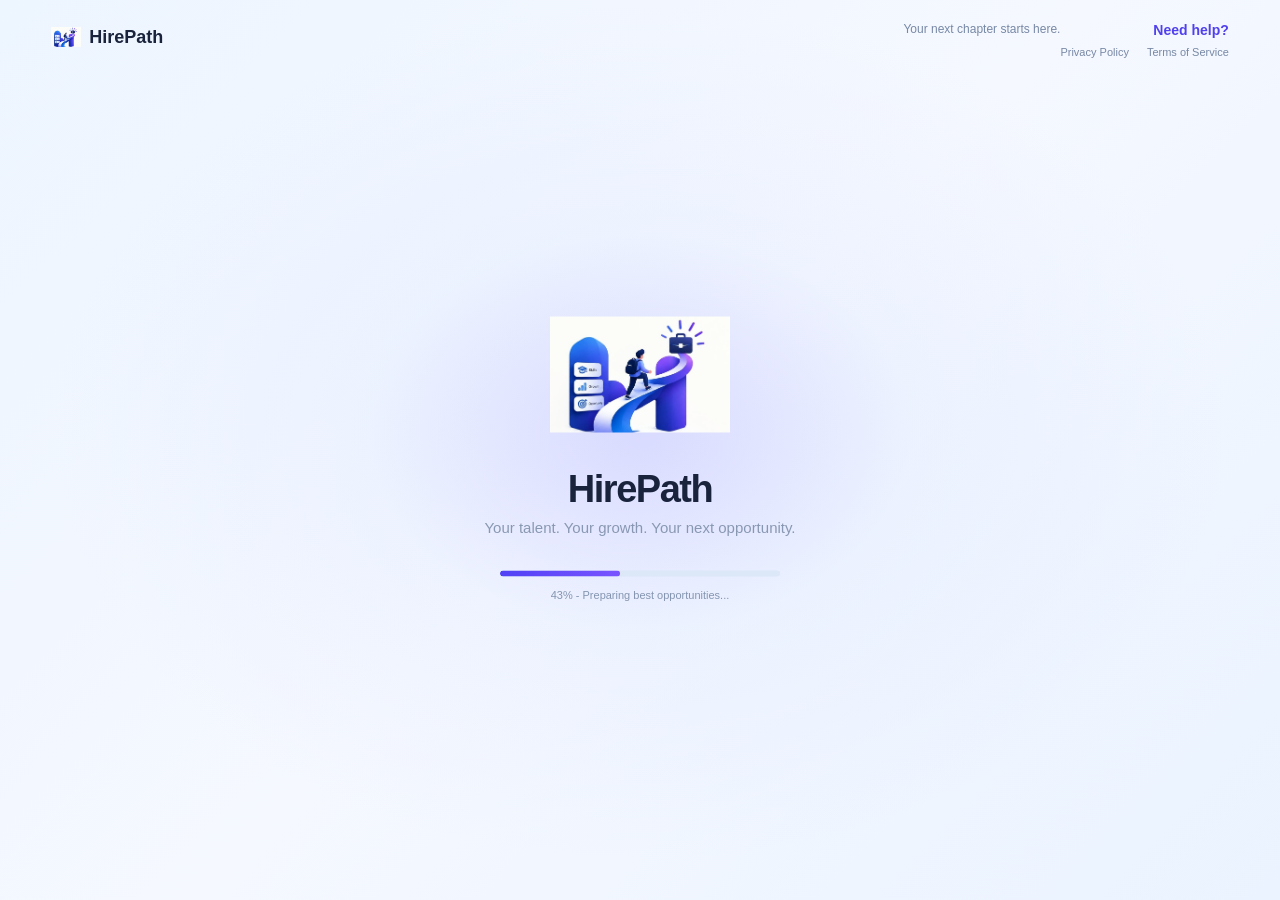
<file: index.html>
<!DOCTYPE html>
<html lang="en">
<head>
    <meta charset="UTF-8">
    <meta name="viewport" content="width=device-width, initial-scale=1.0">
    <title>HirePath</title>
</head>
<body>

    <script>
        window.location.href = "./download/index.html";
    </script>

</body>
</html>
</file>
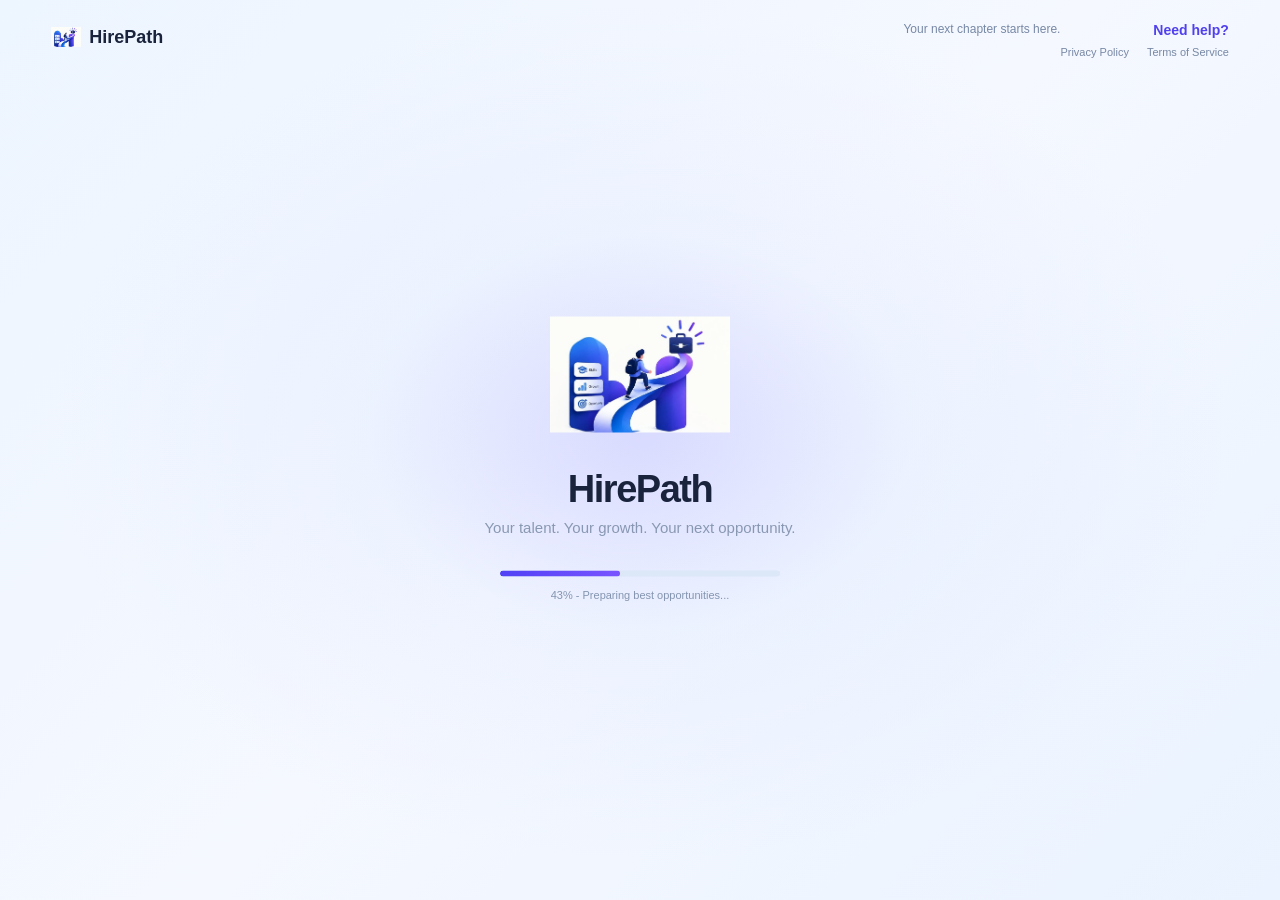
<file: download/index.html>
<!DOCTYPE html>
<html lang="en">
<head>
    <meta charset="UTF-8">
    <meta name="viewport" content="width=device-width, initial-scale=1.0">
    <title>HirePath | Loading</title>
    <link rel="stylesheet" href="style.css">
</head>
<body>

    <div class="loading-page">

        <!-- Header -->
        <header class="header">

            <div class="brand">
               
                <div class="logo-placeholder">
                    <img src="../logo.jpg" alt="logo">
                </div>

                <span>HirePath</span>
            </div>

            <div class="header-right">
                <p>Your next chapter starts here.</p>

                <div class="header-links">
                    <a href="#" class="Need">Need help?</a>
                    <div>
                        <a href="#">Privacy Policy</a>
                        <a href="#">Terms of Service</a>
                    </div>
                </div>
            </div>

        </header>

        <!-- Main Content -->
        <main class="main-content">

           
            <div class="illustration-placeholder">
                <img src="../logo.jpg" alt="logo">
            </div>

            <h1>HirePath</h1>

            <p class="tagline">
                Your talent. Your growth. Your next opportunity.
            </p>

            <!-- Loading Progress -->
            <div class="progress-container">

                <div class="progress-bar">
                    <div class="progress-fill" id="progressFill"></div>
                </div>

                <p class="progress-text" id="progressText">
                    34% - Preparing best opportunities...
                </p>

            </div>

        </main>

    </div>
    

    <script src="script.js"></script>
</body>
</html>
</file>
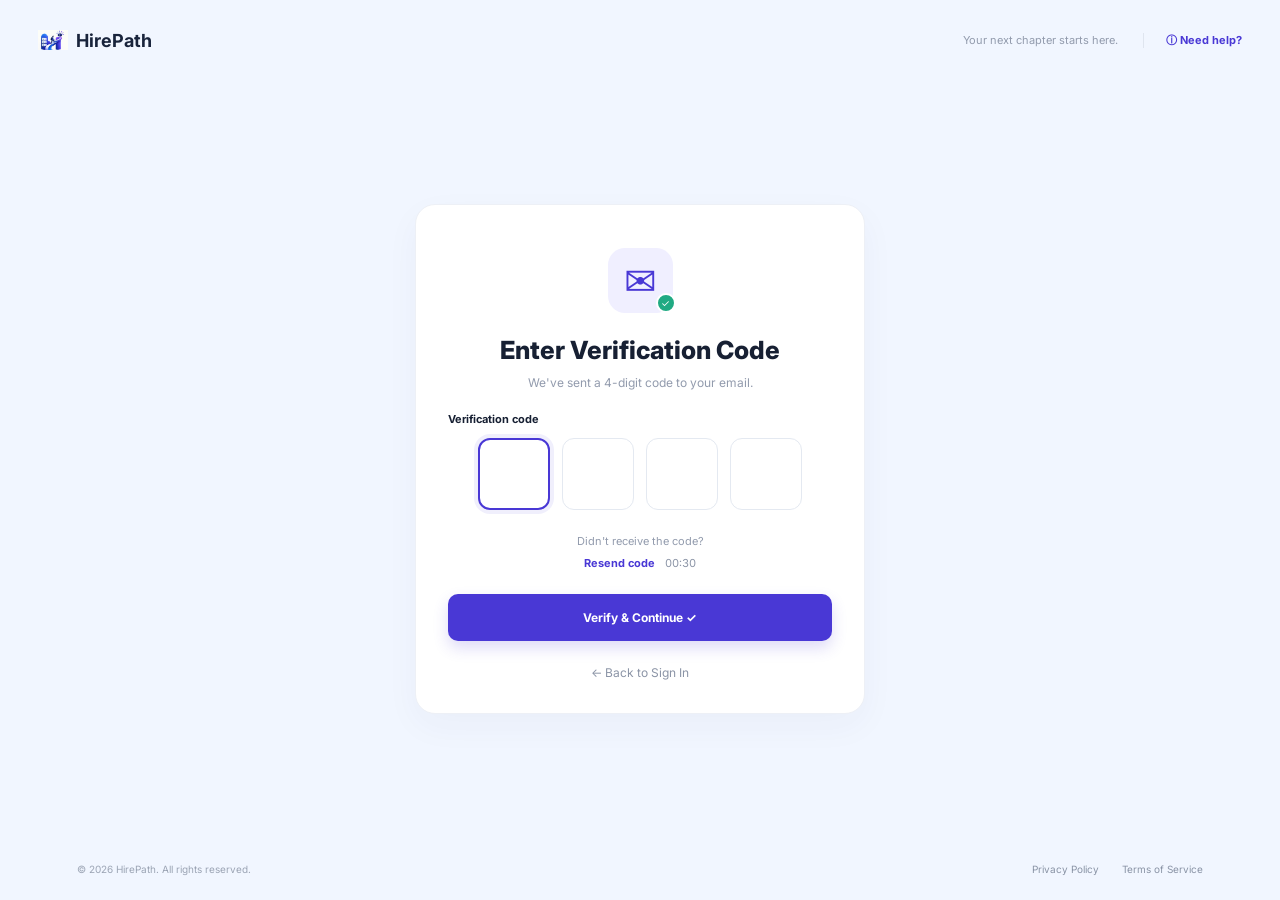
<file: Enter Verification Code/index.html>
<!DOCTYPE html>
<html lang="en">

<head>
    <meta charset="UTF-8">
    <meta name="viewport" content="width=device-width, initial-scale=1.0">

    <title>HirePath - OTP Verification</title>

    <link rel="stylesheet" href="otp.css">
</head>

<body> 

    <!-- Header -->

    <header class="header">

         <div class="brand">

            <div class="logo-placeholder">
                <img src="../logo.jpg" alt="logo">
            </div>

            <span>HirePath</span>
        </div>
        <div class="header-right">

            <span>Your next chapter starts here.</span>

            <a href="#" class="help-link">
                ⓘ Need help?
            </a>

        </div>

    </header>


    <!-- Main Content -->

    <main class="main-container">

        <div class="otp-card">

            <!-- Email Icon -->

            <div class="email-icon">
                <span>✉</span>
                <small>✓</small>
            </div>


            <!-- Title -->

            <h1>Enter Verification Code</h1>

            <p class="description">
                We've sent a 4-digit code to your email.
            </p>

           


            <!-- OTP Form -->

            <form id="otpForm"novalidate >

                <label class="otp-label">
                    Verification code
                </label>

                <div class="otp-inputs">

                    <input
                        type="text"
                        class="otp-input"
                        maxlength="1"
                        inputmode="numeric"
                        autocomplete="one-time-code"
                        id="code1"
                        autofocus
                        required
                    >

                    <input
                        type="text"
                        class="otp-input"
                        maxlength="1"
                        inputmode="numeric"
                        id="code2"
                        required
                    >

                    <input
                        type="text"
                        class="otp-input"
                        maxlength="1"
                        inputmode="numeric"
                        id="code3"
                        required
                    >

                    <input
                        type="text"
                        class="otp-input"
                        maxlength="1"
                        inputmode="numeric"
                        id="code4"
                        required
                    >

                </div>


                <!-- Resend Code -->

                <div class="resend-section">

                    <p>Didn't receive the code?</p>

                    <div class="resend-row">

                        <button
                            type="button"
                            id="resendBtn"
                            disabled
                        >
                            Resend code
                        </button>

                        <span id="timer">00:30</span>

                    </div>

                </div>


                <!-- Verify Button -->

                <button
                    type="submit"
                    class="verify-btn"
                    id="verifyBtn"
                    
                >
                    Verify & Continue ✓
                </button>

            </form>


            <!-- Back To Sign In -->

            <a href="../Reset Password/index.html" class="back-link">
                ← Back to Sign In
            </a>

        </div>

    </main>


    <!-- Footer -->

    <footer class="footer">

        <p>©️ 2026 HirePath. All rights reserved.</p>

        <div>
            <a href="#">Privacy Policy</a>
            <a href="#">Terms of Service</a>
        </div>

    </footer>


    <!-- Message -->

    <div class="toast" id="toast"></div>


    <script src="otp.js"></script>

</body>
</html>
</file>
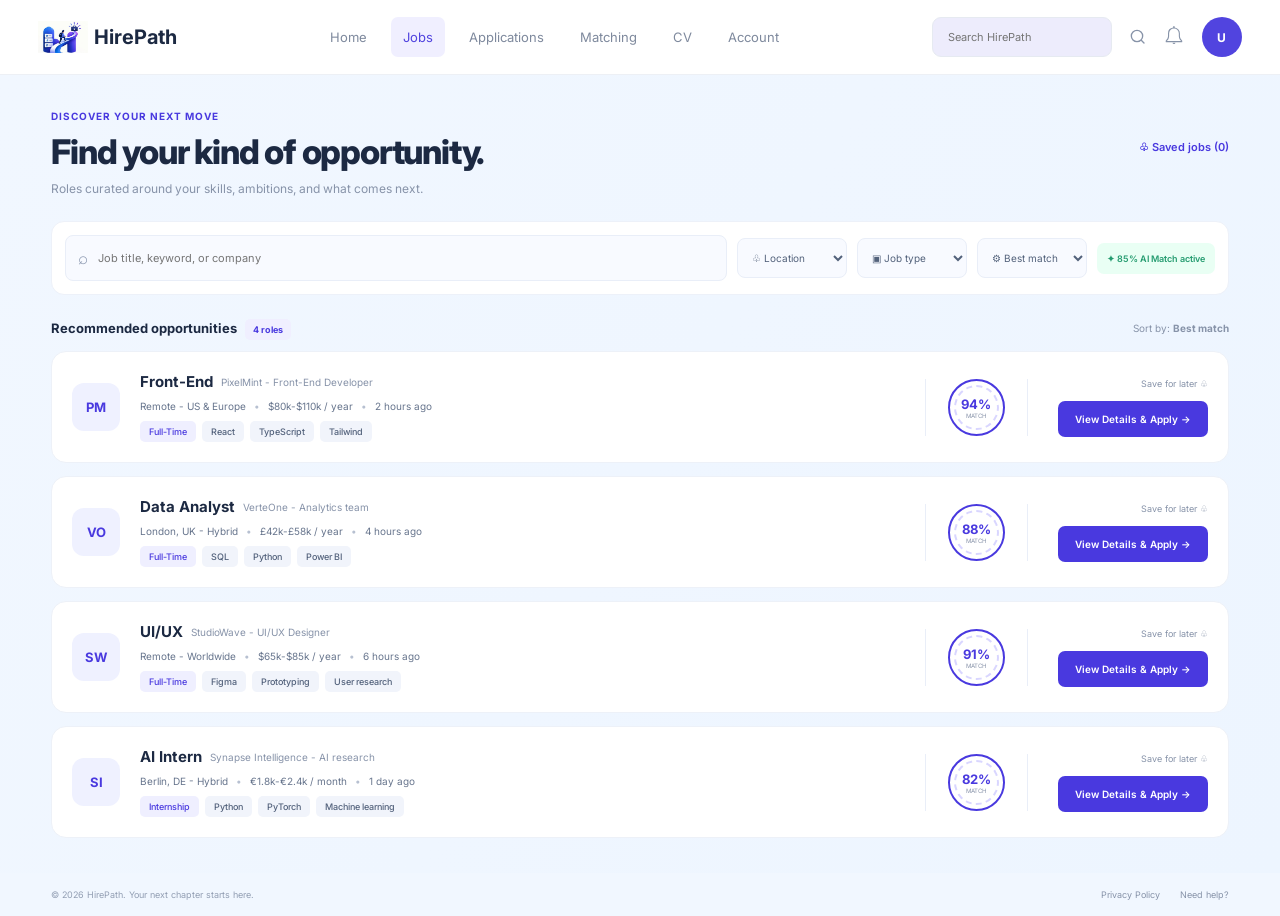
<file: JOPpage/index.html>
<!DOCTYPE html>
<html lang="en">

<head>
    <meta charset="UTF-8">
    <meta name="viewport" content="width=device-width, initial-scale=1.0">
    <title>HirePath - Jobs Board</title>

    <link rel="stylesheet" href="style.css">

    <link rel="preconnect" href="https://fonts.googleapis.com">
    <link href="https://fonts.googleapis.com/css2?family=Inter:wght@400;500;600;700;800&display=swap" rel="stylesheet">
</head>

<body>

    <div class="dashboard">

        <!-- Navbar -->
        <header class="navbar">

            <div class="logo">
                <span class="logo-icon"><img src="../logo.jpg" alt="logo"></span>
                HirePath
            </div>

            <nav>
                <a href="../homepage/indeex.html" >Home</a>
                <a href="../JOPpage/index.html"class="active">Jobs</a>
                <a href="../Applications/index.html">Applications</a>
                <a href="../Matching/index.html">Matching</a>
                <a href="../cv/index.html">CV</a>
                <a href="../Account/index.html">Account</a>
            </nav>

            <div class="nav-right">

                <input type="search" placeholder=" Search HirePath">
                <svg xmlns="http://www.w3.org/2000/svg" width="1em" height="1em" viewBox="0 0 24 24">
                    <path d="M0 0h24v24H0z" fill="none" />
                    <path fill="none" stroke="currentColor" stroke-linecap="round" stroke-width="2"
                        d="m21 21l-4.486-4.494M19 10.5a8.5 8.5 0 1 1-17 0a8.5 8.5 0 0 1 17 0Z" />
                </svg>

                <span class="notification"><svg xmlns="http://www.w3.org/2000/svg" width="1em" height="1em"
                        viewBox="0 0 36 36">
                        <path d="M0 0h36v36H0z" fill="none" />
                        <path fill="currentColor"
                            d="M32.51 27.83A14.4 14.4 0 0 1 30 24.9a12.6 12.6 0 0 1-1.35-4.81v-4.94A10.81 10.81 0 0 0 19.21 4.4V3.11a1.33 1.33 0 1 0-2.67 0v1.31a10.81 10.81 0 0 0-9.33 10.73v4.94a12.6 12.6 0 0 1-1.35 4.81a14.4 14.4 0 0 1-2.47 2.93a1 1 0 0 0-.34.75v1.36a1 1 0 0 0 1 1h27.8a1 1 0 0 0 1-1v-1.36a1 1 0 0 0-.34-.75M5.13 28.94a16.2 16.2 0 0 0 2.44-3a14.2 14.2 0 0 0 1.65-5.85v-4.94a8.74 8.74 0 1 1 17.47 0v4.94a14.2 14.2 0 0 0 1.65 5.85a16.2 16.2 0 0 0 2.44 3Z"
                            class="clr-i-outline clr-i-outline-path-1" />
                        <path fill="currentColor" d="M18 34.28A2.67 2.67 0 0 0 20.58 32h-5.26A2.67 2.67 0 0 0 18 34.28"
                            class="clr-i-outline clr-i-outline-path-2" />
                        <path fill="none" d="M0 0h36v36H0z" />
                    </svg>
                </span>

                <div class="avatar" id="userAvatar"></div>

            </div>

        </header>


        <!-- Main Content -->
        <main>

            <section class="hero">

                <div>
                    <span class="eyebrow">DISCOVER YOUR NEXT MOVE</span>

                    <h1>Find your kind of opportunity.</h1>

                    <p>
                        Roles curated around your skills, ambitions, and what comes next.
                    </p>
                </div>

                <button class="saved-count" id="savedFilter">
                    ♧ Saved jobs (<span id="savedCount">0</span>)
                </button>

            </section>

            <!-- Search and Filters -->
            <section class="search-panel">

                <div class="search-box">
                    <span>⌕</span>
                    <input type="text" id="searchInput" placeholder="Job title, keyword, or company">
                </div>

                <select id="locationFilter" class="filter-select">
                    <option value="">♧ Location</option>
                    <option value="Remote">Remote</option>
                    <option value="London">London</option>
                    <option value="Berlin">Berlin</option>
                </select>

                <select id="typeFilter" class="filter-select">
                    <option value="">▣ Job type</option>
                    <option value="Full-Time">Full-Time</option>
                    <option value="Internship">Internship</option>
                </select>

                <select id="sortFilter" class="filter-select">
                    <option value="match">⚙ Best match</option>
                    <option value="highest">Highest match</option>
                    <option value="lowest">Lowest match</option>
                </select>

                <span class="active-badge">✦ 85% AI Match active</span>

            </section>

            <!-- Jobs Header -->
            <div class="section-header">
                <h3>Recommended opportunities <span>4 roles</span></h3>
                <span class="sort-label">Sort by: <b>Best match</b></span>
            </div>

            <!-- Jobs Container -->
            <section class="jobs-container" id="jobsContainer">

                <!-- Jobs generated by JavaScript -->

            </section>

            <div class="empty-state" id="emptyState">
                No jobs found. Try another search.
            </div>

        </main>

        <!-- Footer -->
        <footer>
            <span>© 2026 HirePath. Your next chapter starts here.</span>

            <div>
                <a href="#">Privacy Policy</a>
                <a href="#">Need help?</a>
            </div>
        </footer>

    </div>

    <script src="script.js"></script>
    <script src="../folder reset/user-info.js"></script>

</body>

</html>
</file>
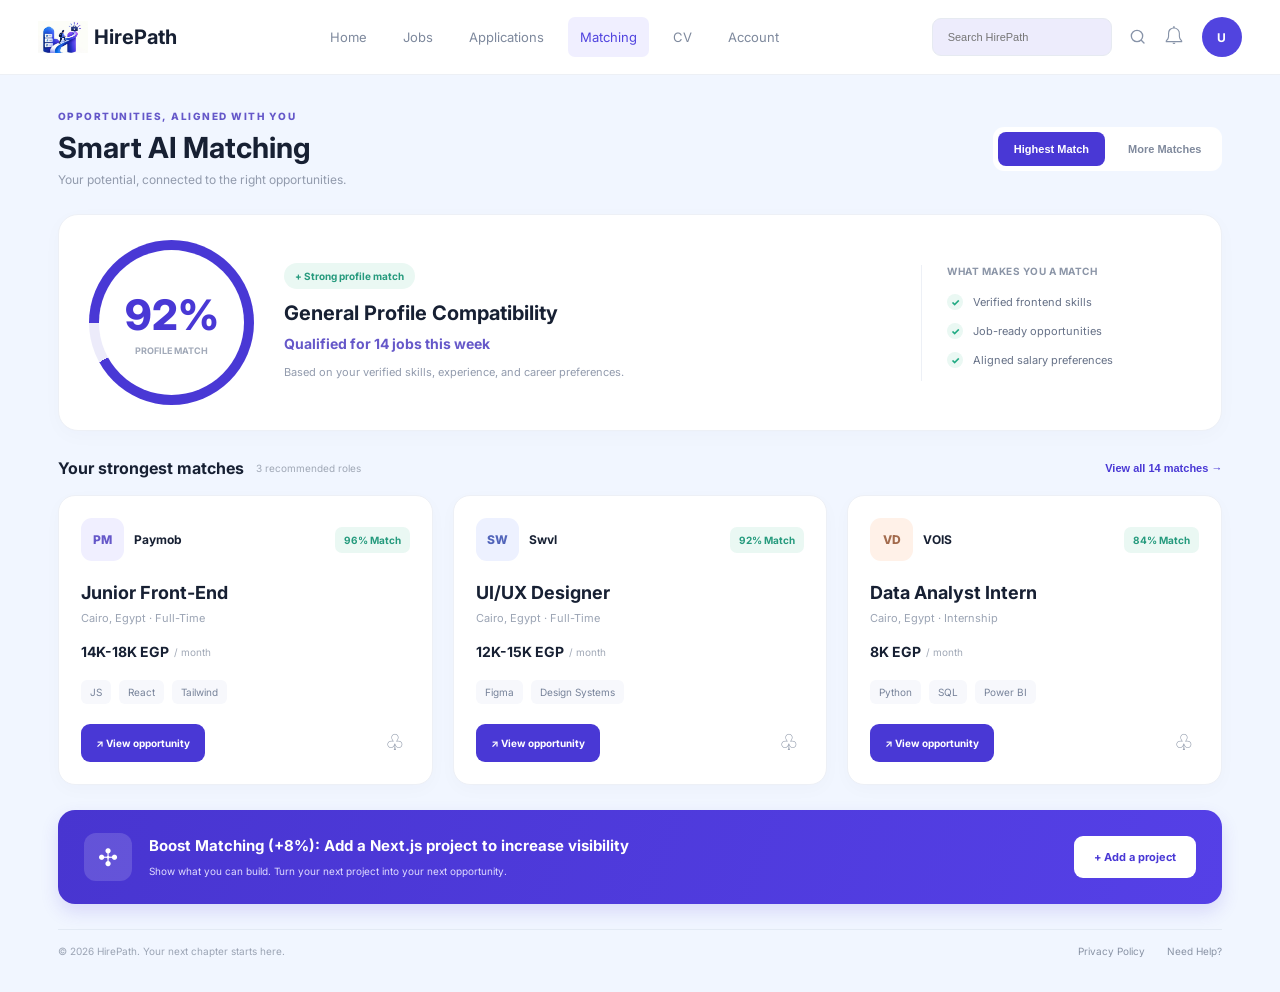
<file: Matching/index.html>
<!DOCTYPE html>
<html lang="en">

<head>
    <meta charset="UTF-8">
    <meta name="viewport" content="width=device-width, initial-scale=1.0">

    <title>HirePath - Smart AI Matching</title>

    <link rel="stylesheet" href="matching.css">
</head>

<body>

    <!-- NAVBAR -->

    <header class="navbar">

        <div class="logo">
            <span class="logo-icon"><img src="../logo.jpg" alt="logo"></span>
            HirePath
        </div>

        <nav>
            <a href="../homepage/indeex.html" >Home</a>
            <a href="../JOPpage/index.html">Jobs</a>
            <a href="../Applications/index.html">Applications</a>
            <a href="../Matching/index.html"class="active">Matching</a>
            <a href="../cv/index.html">CV</a>
            <a href="../Account/index.html">Account</a>
        </nav>

        <div class="nav-right">

            <input type="search" placeholder=" Search HirePath">
            <svg xmlns="http://www.w3.org/2000/svg" width="1em" height="1em" viewBox="0 0 24 24">
                <path d="M0 0h24v24H0z" fill="none" />
                <path fill="none" stroke="currentColor" stroke-linecap="round" stroke-width="2"
                    d="m21 21l-4.486-4.494M19 10.5a8.5 8.5 0 1 1-17 0a8.5 8.5 0 0 1 17 0Z" />
            </svg>

            <span class="notification"><svg xmlns="http://www.w3.org/2000/svg" width="1em" height="1em"
                    viewBox="0 0 36 36">
                    <path d="M0 0h36v36H0z" fill="none" />
                    <path fill="currentColor"
                        d="M32.51 27.83A14.4 14.4 0 0 1 30 24.9a12.6 12.6 0 0 1-1.35-4.81v-4.94A10.81 10.81 0 0 0 19.21 4.4V3.11a1.33 1.33 0 1 0-2.67 0v1.31a10.81 10.81 0 0 0-9.33 10.73v4.94a12.6 12.6 0 0 1-1.35 4.81a14.4 14.4 0 0 1-2.47 2.93a1 1 0 0 0-.34.75v1.36a1 1 0 0 0 1 1h27.8a1 1 0 0 0 1-1v-1.36a1 1 0 0 0-.34-.75M5.13 28.94a16.2 16.2 0 0 0 2.44-3a14.2 14.2 0 0 0 1.65-5.85v-4.94a8.74 8.74 0 1 1 17.47 0v4.94a14.2 14.2 0 0 0 1.65 5.85a16.2 16.2 0 0 0 2.44 3Z"
                        class="clr-i-outline clr-i-outline-path-1" />
                    <path fill="currentColor" d="M18 34.28A2.67 2.67 0 0 0 20.58 32h-5.26A2.67 2.67 0 0 0 18 34.28"
                        class="clr-i-outline clr-i-outline-path-2" />
                    <path fill="none" d="M0 0h36v36H0z" />
                </svg>
            </span>

            <div class="avatar" id="userAvatar"></div>

        </div>

    </header>


    <!-- MAIN CONTAINER -->

    <main class="container">

        <!-- PAGE HEADING -->

        <section class="page-heading">

            <div>

                <p class="eyebrow">
                    OPPORTUNITIES, ALIGNED WITH YOU
                </p>

                <h1>Smart AI Matching</h1>

                <p class="subtitle">
                    Your potential, connected to the right opportunities.
                </p>

            </div>

            <div class="sort-buttons">

                <button class="sort-btn active" id="highestBtn">
                    Highest Match
                </button>

                <button class="sort-btn" id="moreBtn">
                    More Matches
                </button>

            </div>

        </section>


        <!-- COMPATIBILITY CARD -->

        <section class="compatibility-card">

            <div class="score-circle">

                <div class="score-inner">

                    <strong>92%</strong>

                    <span>PROFILE MATCH</span>

                </div>

            </div>


            <div class="compatibility-info">

                <span class="match-status">
                    + Strong profile match
                </span>

                <h2>General Profile Compatibility</h2>

                <h3>Qualified for 14 jobs this week</h3>

                <p>
                    Based on your verified skills, experience,
                    and career preferences.
                </p>

            </div>


            <div class="match-reasons">

                <h4>WHAT MAKES YOU A MATCH</h4>

                <p>
                    <span>✓</span>
                    Verified frontend skills
                </p>

                <p>
                    <span>✓</span>
                    Job-ready opportunities
                </p>

                <p>
                    <span>✓</span>
                    Aligned salary preferences
                </p>

            </div>

        </section>


        <!-- JOB MATCHES -->

        <section class="matches-section">

            <div class="section-heading">

                <div>

                    <h2>Your strongest matches</h2>

                    <span>3 recommended roles</span>

                </div>

                <button id="viewAllBtn" class="view-all">
                    View all 14 matches →
                </button>

            </div>


            <div class="jobs-grid" id="jobsGrid">


                <!-- JOB 1 -->

                <article class="job-card" data-match="96">

                    <div class="job-top">

                        <div class="company">

                            <div class="company-logo purple">
                                PM
                            </div>

                            <strong>Paymob</strong>

                        </div>

                        <span class="match-badge">
                            96% Match
                        </span>

                    </div>


                    <h3>Junior Front-End</h3>

                    <p class="job-location">
                        Cairo, Egypt · Full-Time
                    </p>

                    <div class="salary">

                        <strong>14K-18K EGP</strong>

                        <span>/ month</span>

                    </div>


                    <div class="skills">

                        <span>JS</span>
                        <span>React</span>
                        <span>Tailwind</span>

                    </div>


                    <div class="job-actions">

                        <button class="view-btn">
                            ↗️ View opportunity
                        </button>

                        <button
                            class="bookmark-btn"
                            aria-label="Save Paymob job"
                            aria-pressed="false"
                        >
                            ♧
                        </button>

                    </div>

                </article>


                <!-- JOB 2 -->

                <article class="job-card" data-match="92">

                    <div class="job-top">

                        <div class="company">

                            <div class="company-logo blue">
                                SW
                            </div>

                            <strong>Swvl</strong>

                        </div>

                        <span class="match-badge">
                            92% Match
                        </span>

                    </div>


                    <h3>UI/UX Designer</h3>

                    <p class="job-location">
                        Cairo, Egypt · Full-Time
                    </p>

                    <div class="salary">

                        <strong>12K-15K EGP</strong>

                        <span>/ month</span>

                    </div>


                    <div class="skills">

                        <span>Figma</span>
                        <span>Design Systems</span>

                    </div>


                    <div class="job-actions">

                        <button class="view-btn">
                            ↗️ View opportunity
                        </button>

                        <button
                            class="bookmark-btn"
                            aria-label="Save Swvl job"
                            aria-pressed="false"
                        >
                            ♧
                        </button>

                    </div>

                </article>


                <!-- JOB 3 -->

                <article class="job-card" data-match="84">

                    <div class="job-top">

                        <div class="company">

                            <div class="company-logo orange">
                                VD
                            </div>

                            <strong>VOIS</strong>

                        </div>

                        <span class="match-badge">
                            84% Match
                        </span>

                    </div>


                    <h3>Data Analyst Intern</h3>

                    <p class="job-location">
                        Cairo, Egypt · Internship
                    </p>

                    <div class="salary">

                        <strong>8K EGP</strong>

                        <span>/ month</span>

                    </div>


                    <div class="skills">

                        <span>Python</span>
                        <span>SQL</span>
                        <span>Power BI</span>

                    </div>


                    <div class="job-actions">

                        <button class="view-btn">
                            ↗️ View opportunity
                        </button>

                        <button
                            class="bookmark-btn"
                            aria-label="Save VOIS job"
                            aria-pressed="false"
                        >
                            ♧
                        </button>

                    </div>

                </article>


            </div>

        </section>


        <!-- BOOST MATCHING -->

        <section class="boost-card">

            <div class="boost-icon">
                ✣
            </div>

            <div class="boost-info">

                <h2>
                    Boost Matching (+8%): Add a Next.js project
                    to increase visibility
                </h2>

                <p>
                    Show what you can build. Turn your next project
                    into your next opportunity.
                </p>

            </div>

            <button class="add-project-btn" id="addProjectBtn">
                + Add a project
            </button>

        </section>


        <!-- FOOTER -->

        <footer class="footer">

            <p>
                ©️ 2026 HirePath. Your next chapter starts here.
            </p>

            <div>

                <a href="#">Privacy Policy</a>

                <a href="#">Need Help?</a>

            </div>

        </footer>

    </main>


    <!-- TOAST MESSAGE -->

    <div class="toast" id="toast"></div>


    <script src="matching.js"></script>
    <script src="../folder reset/user-info.js"></script>

</body>
</html>
</file>
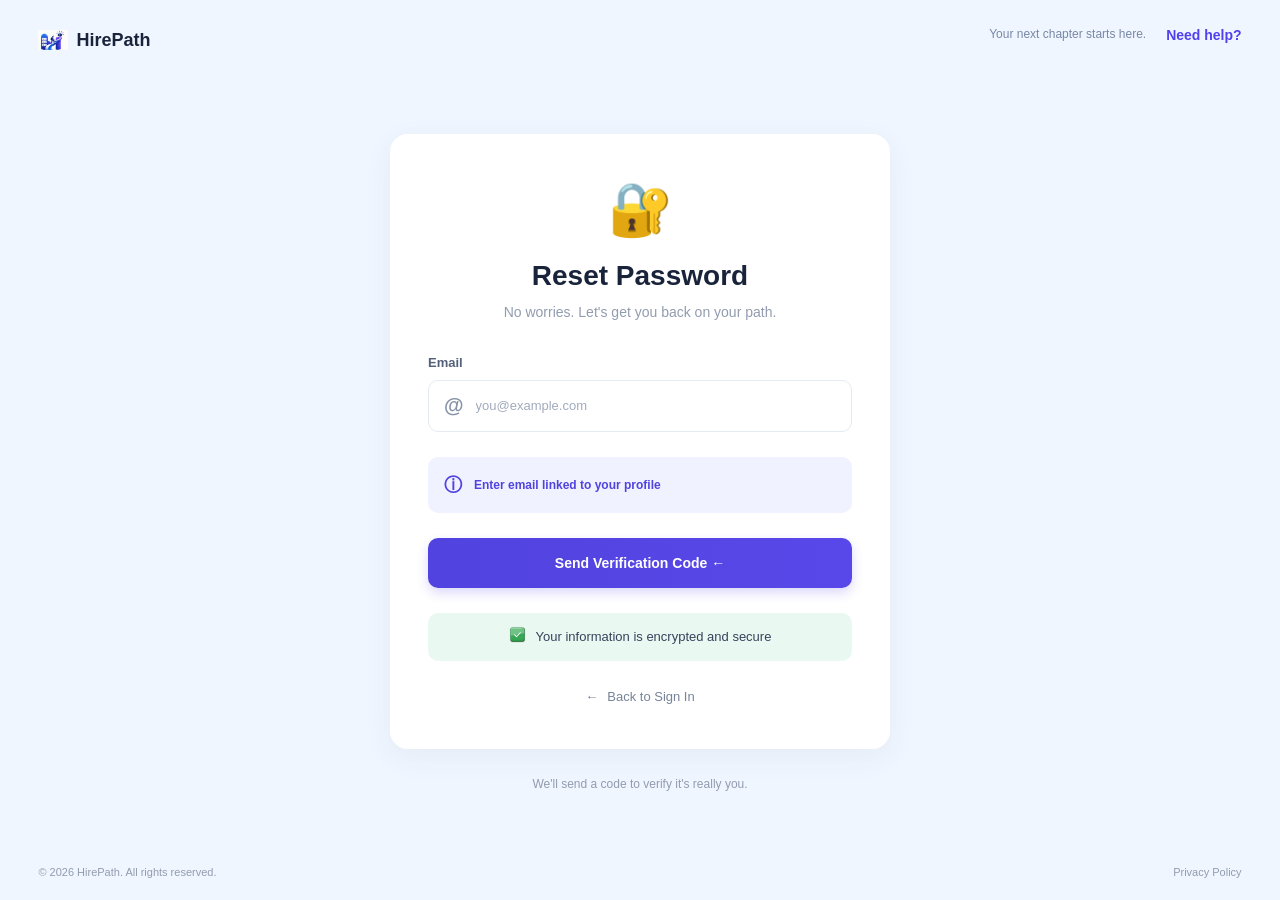
<file: Reset Password/index.html>
<!DOCTYPE html>
<html lang="en">

<head>
    <meta charset="UTF-8">
    <meta name="viewport" content="width=device-width, initial-scale=1.0">

    <title>HirePath - Reset Password</title>

    <link rel="stylesheet" href="reset-password.css">
</head>

<body>

    <!-- Header -->
    <header class="header">

        <div class="brand">

            <div class="logo-placeholder">
                <img src="../logo.jpg" alt="logo">
            </div>

            <span>HirePath</span>
        </div>

        <div class="header-right">
            <p>Your next chapter starts here.</p>

            <div class="header-links">
                <a href="#" class="Need">Need help?</a>

            </div>
        </div>

    </header>


    <!-- Main Section -->
    <main class="main-container">

        <div class="reset-card">

            <!-- Lock Icon -->
            <div class="lock-icon">
                🔐
            </div>

            <h1>Reset Password</h1>

            <p class="subtitle">
                No worries. Let's get you back on your path.
            </p>


            <!-- Reset Form -->
            <form  id="resetForm" novalidate>

                <div class="form-group">

                    <label for="email">Email</label>

                    <div class="input-box">

                        <span class="email-icon">@</span>

                        <input type="email" id="email" placeholder="you@example.com" required>

                    </div>

                </div>


                <!-- Information Message -->
                <div class="info-message">

                    <span>ⓘ</span>

                    <p>
                        Enter email linked to your profile
                    </p>

                </div>


                <!-- Error / Success -->
                <p id="message"></p>


                <!-- Submit Button -->
                <button type="submit" class="send-btn" id="sendBtn">

                    Send Verification Code ←

                </button>

            </form>


            <!-- Security Message -->
            <div class="security-message">

                <span><svg xmlns="http://www.w3.org/2000/svg" width="1em" height="1em" viewBox="0 0 24 24">
                        <path d="M0 0h24v24H0z" fill="none" />
                        <g fill="none">
                            <path fill="#15110d" fill-opacity=".1"
                                d="m4.8 2.5l-.9.3l-1.1.7l-.6 1l-.3 1.1v14.3l.2 1.2l.5 1l1.2.9l1.5.3h14l1-.1l1.2-.6l.9-1.2l.3-1.5v-14l-.1-1l-.6-1.2l-1.1-.9l-1.5-.3z"
                                class="wm-shadow" />
                            <path fill="#15110d" fill-opacity=".16"
                                d="m4.4 2.4l-1 .4l-.6.5l-.6.9l-.3 1v14.3l.2 1.1l.5.9l1.1.9l.7.2l.7.1h14l.9-.1l1.1-.6l.9-1.1l.2-.7l.1-.7v-14l-.1-.9l-.6-1.1l-1-.8l-.7-.3l-.7-.1H5.1z"
                                class="wm-shadow" />
                            <path fill="#34a853" stroke="#000" stroke-linejoin="round" stroke-opacity=".42"
                                stroke-width=".36"
                                d="m5 1.9l-.6.06l-.6.18l-.5.27l-.48.39l-.41.5l-.27.5l-.23.9L1.9 19l.06.6l.14.5l.19.4l.31.46l.44.44l.56.36l.7.26l.7.08h14l.9-.13l.6-.26l.46-.31l.44-.44l.36-.56l.26-.7l.08-.7V5l-.13-.9l-.26-.6l-.31-.46l-.44-.44l-.56-.36l-.6-.23l-.8-.11z" />
                            <path fill="#15110d" fill-opacity=".16"
                                d="M21.9 3.9v14.6l-.1.7l-.2.7l-.4.6l-.4.4l-.5.3l-.6.3l-.9.1h-14l-.7-.1l-.8-.3l-.5-.3l-.6-.6v-.1l.1.3l.3.5l.4.4l.6.4l.7.2l.7.1h14l.9-.1l.6-.3l.5-.3l.4-.4l.4-.6l.2-.7l.1-.7V5l-.1-.6z" />
                            <path fill="#15110d" fill-opacity=".11"
                                d="M21.6 3.3v14.3l-.1.7l-.2.7l-.8 1l-1.1.6l-.9.1h-14l-.7-.1l-.7-.2l-.6-.4l-.5-.6l.1.7l.5.9l1 .8l.7.2l.7.1h14l.9-.1l1.1-.6l.8-1l.2-.7l.1-.7V5l-.1-.9z" />
                            <path fill="#15110d" fill-opacity=".07"
                                d="M21.1 2.8v13.6l-.2 1l-.5 1l-1.1.8l-1.3.3H4l-1-.2l-1.1-.5l.2 1.3l.5.8l.4.5l1 .5l1 .2h14l1.3-.3l1.1-.8l.5-1l.2-1V5l-.3-1.3l-.4-.7z" />
                            <path fill="#fff" fill-opacity=".3"
                                d="m4.6 2.7l-.8.3l-.5.4l-.5.7l-.1.6v8.9l18.5-3.3l.2-.1V5.1l-.1-.6l-.2-.6l-.3-.4l-.8-.6l-.4-.2H19z"
                                class="wm-shine" />
                            <path fill="#fff" fill-opacity=".85"
                                d="m4.6 2.8l-.5.1l-.7.5l-.5.7l-.1.6v8.2l.1-7.7l.1-.6l.2-.4l.3-.4l.4-.3l.7-.3h12.9l.4-.4z"
                                class="wm-shine" />
                            <path fill="#fff" fill-opacity=".7"
                                d="m5 1.9l-.6.1l-.6.1l-.5.3l-.5.4l-.4.5l-.3.5l-.2.9V19l.1.1v.3V5.1l.2-.9l.3-.5l.4-.5l.5-.4l.5-.3l.5-.1l.7-.1h14l.8.1l.7.3l.5.3l.7.9v-.1l-.4-.7l-.4-.5l-.6-.4l-.9-.3z" />
                            <path fill="#15110d" fill-opacity=".3"
                                d="m16.8 9.6l-.2.4l-5.2 5.7l-.4.3h-.4l-.3-.2l-2.9-2.9v.3l2.9 3l.4.2h.4l.3-.2l5.3-5.8l.1-.4z" />
                            <path fill="#fff"
                                d="m15.8 8.78l-.36.22l-4.64 5.08l-.1.06L8.56 12l-.26-.19l-.2-.05l-.3.02l-.36.22l-.18.4l.05.4l.19.26l2.8 2.79l.4.15l.4-.09l.25-.21l5.28-5.8l.12-.4l-.03-.2l-.12-.25l-.2-.18l-.2-.09z" />
                            <path fill="#15110d" fill-opacity=".12"
                                d="m16.7 9.2l-.2.5l-5.3 5.8l-.3.2h-.4l-.3-.2l-2.8-2.7h-.1l.1.1l2.8 2.9l.4.2h.4l.3-.2l5.3-5.8l.1-.4z" />
                        </g>
                    </svg>
                </span>

                <p>
                    Your information is encrypted and secure
                </p>

            </div>


            <!-- Back To Sign In -->
            <a href="../Sign In/sign.html" class="back-link">

                <span>←</span>

                Back to Sign In

            </a>

        </div>


        <!-- Extra Text -->
        <p class="bottom-text">
            We'll send a code to verify it's really you.
        </p>

    </main>


    <!-- Footer -->
    <footer>

        <span>©️ 2026 HirePath. All rights reserved.</span>

        <a href="#">Privacy Policy</a>

    </footer>


    <script src="./script.js"></script>

</body>

</html>
</file>
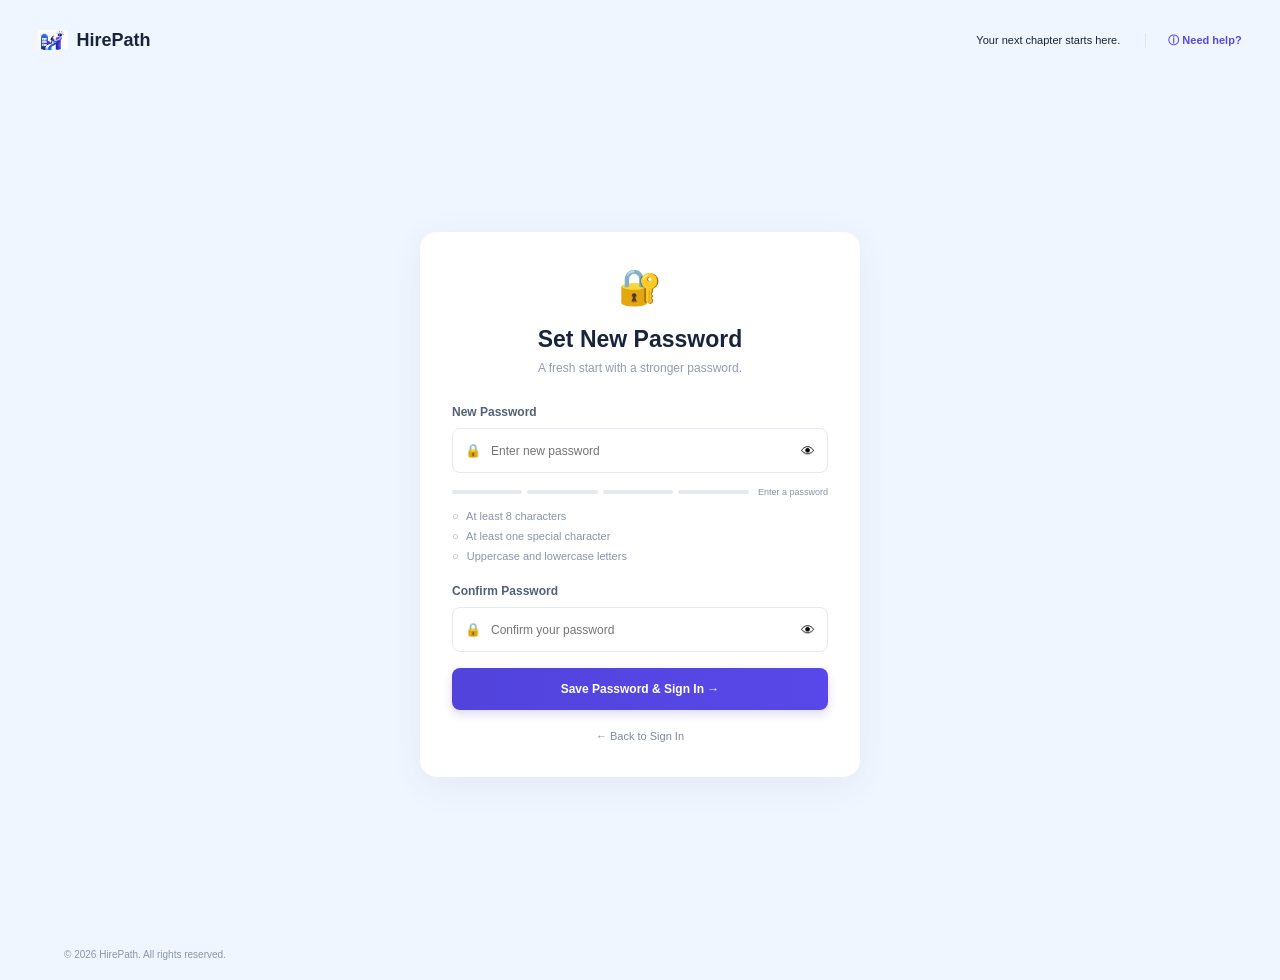
<file: Set New Password/index.html>
<!DOCTYPE html>
<html lang="en">
<head>
    <meta charset="UTF-8">
    <meta name="viewport" content="width=device-width, initial-scale=1.0">

    <title>HirePath - Set New Password</title>

    <link rel="stylesheet" href="style.css">
</head>

<body>
    <!-- Logo -->
        <header class="header">

         <div class="brand">

            <div class="logo-placeholder">
                <img src="../logo.jpg" alt="logo">
            </div>

            <span>HirePath</span>
        </div>
        <div class="header-right">

            <span>Your next chapter starts here.</span>

            <a href="#" class="help-link">
                ⓘ Need help?
            </a>

        </div>

        </header>

    <div class="page">

        

        <!-- Password Card -->
        <main class="password-container">

            <div class="password-card">

                <div class="lock-icon">🔐</div>

                <h1>Set New Password</h1>

                <p class="subtitle">
                    A fresh start with a stronger password.
                </p>

                <form id="passwordForm">

                    <!-- New Password -->
                    <div class="form-group">

                        <label for="password">
                            New Password
                        </label>

                        <div class="input-box">

                            <span class="input-icon">🔒</span>

                            <input
                                type="password"
                                id="password"
                                placeholder="Enter new password"
                                required
                            >

                            <button
                                type="button"
                                class="eye-btn"
                                data-target="password"
                            >
                                 👁
                            </button>

                        </div>

                    </div>

                    <!-- Password Strength -->
                    <div class="strength-section">

                        <div class="strength-bars">
                            <span></span>
                            <span></span>
                            <span></span>
                            <span></span>
                        </div>

                        <small id="strengthText">
                            Enter a password
                        </small>

                    </div>

                    <!-- Password Requirements -->
                    <div class="requirements">

                        <p id="length">
                            <span>○</span>
                            At least 8 characters
                        </p>

                        <p id="special">
                            <span>○</span>
                            At least one special character
                        </p>

                        <p id="letters">
                            <span>○</span>
                            Uppercase and lowercase letters
                        </p>

                    </div>

                    <!-- Confirm Password -->
                    <div class="form-group confirm-group">

                        <label for="confirmPassword">
                            Confirm Password
                        </label>

                        <div class="input-box">

                            <span class="input-icon">🔒</span>

                            <input
                                type="password"
                                id="confirmPassword"
                                placeholder="Confirm your password"
                                required
                            >

                            <button
                                type="button"
                                class="eye-btn"
                                data-target="confirmPassword"
                            >
                             👁
                                
                            </button>

                        </div>

                    </div>

                    <p id="errorMessage"></p>

                    <!-- Submit -->
                    <button type="submit" class="save-btn" >
                        Save Password & Sign In →
                    </button>

                </form>

                <!-- Back To Login -->
                <a href="../Enter Verification Code/index.html" class="back-link">
                    ← Back to Sign In
                </a>

            </div>

        </main>

        <!-- Footer -->
        <footer>
            ©️ 2026 HirePath. All rights reserved.
        </footer>

    </div>

    <script src="script.js"></script>

</body>
</html>
</file>
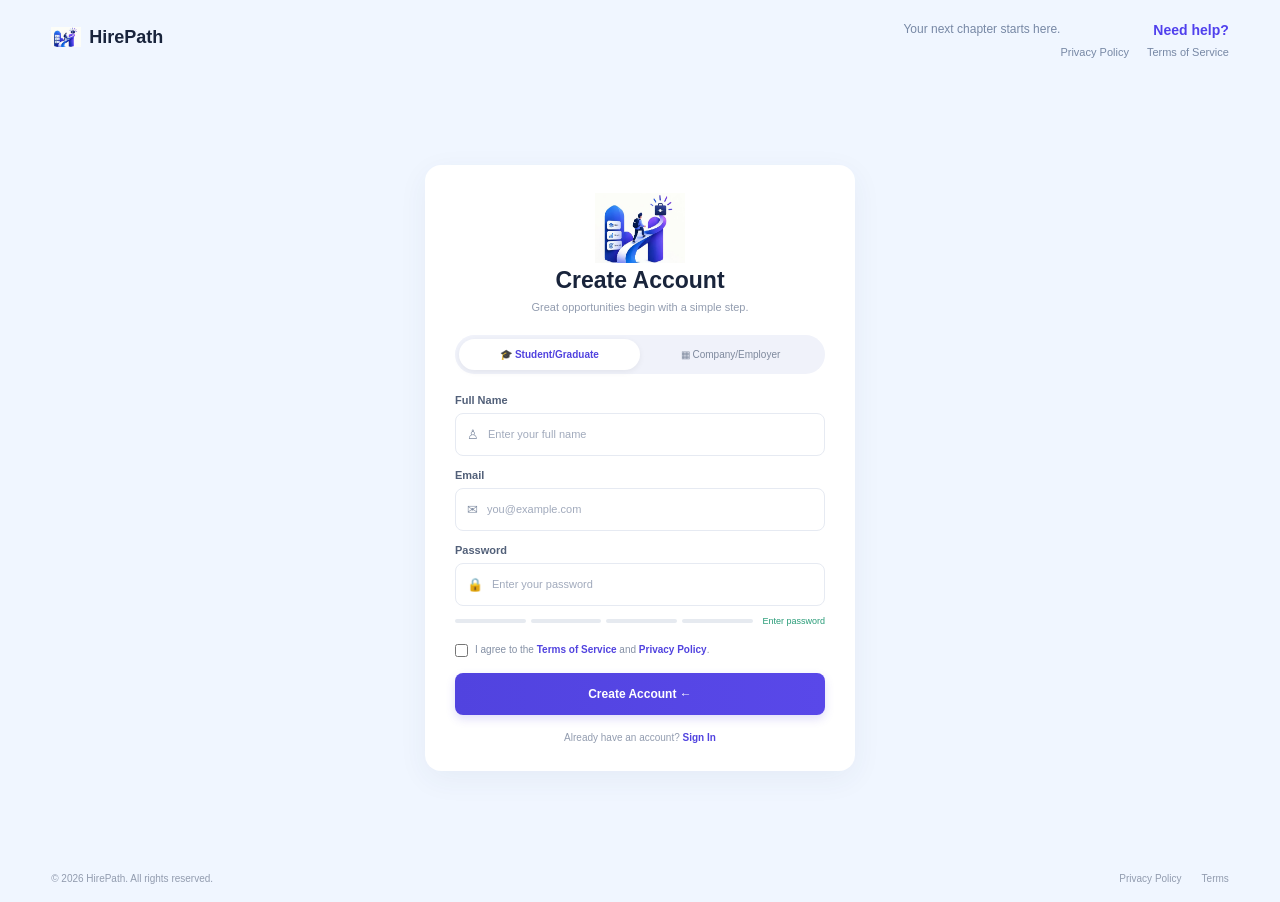
<file: createAccount/sigup.html>
<!DOCTYPE html>
<html lang="en">

<head>
    <meta charset="UTF-8">
    <meta name="viewport" content="width=device-width, initial-scale=1.0">

    <title>HirePath - Create Account</title>

    <link rel="stylesheet" href="./styleSig.css">
</head>

<body>

    <!-- Header -->
   <header class="header">

            <div class="brand">
               
                <div class="logo-placeholder">
                    <img src="../logo.jpg" alt="logo">
                </div>

                <span>HirePath</span>
            </div>

            <div class="header-right">
                <p>Your next chapter starts here.</p>

                <div class="header-links">
                    <a href="#" class="Need">Need help?</a>
                    <div>
                        <a href="#">Privacy Policy</a>
                        <a href="#">Terms of Service</a>
                    </div>
                </div>
            </div>

        </header>


    <!-- Main Section -->
    <main class="main-container">

        <div class="signup-card">

            <!-- Logo Icon -->
            <div class="logo">
                <img src="../logo.jpg" alt="logo" width="90px" height="70px">
            </div>
            <h1>Create Account</h1>

            <p class="subtitle">
                Great opportunities begin with a simple step.
            </p>


            <!-- Account Type -->
            <div class="account-types">

                <button
                    type="button"
                    class="type-btn active"
                    data-type="student"
                >
                    🎓 Student/Graduate
                </button>

                <button
                    type="button"
                    class="type-btn"
                    data-type="company"
                >
                    ▦ Company/Employer
                </button>

            </div>


            <!-- Form -->
            <form id="signupForm">

                <!-- Full Name -->
                <div class="form-group">

                    <label for="fullName">Full Name</label>

                    <div class="input-box">

                        <span>♙</span>

                        <input
                            type="text"
                            id="fullName"
                            placeholder="Enter your full name"
                            required
                        >

                    </div>

                </div>


                <!-- Email -->
                <div class="form-group">

                    <label for="email">Email</label>

                    <div class="input-box">

                        <span>✉</span>

                        <input
                            type="email"
                            id="email"
                            placeholder="you@example.com"
                            required
                        >

                    </div>

                </div>


                <!-- Password -->
                <div class="form-group">

                    <label for="password">Password</label>

                    <div class="input-box">

                        <span>🔒</span>

                        <input
                            type="password"
                            id="password"
                            placeholder="Enter your password"
                            required
                        >

                        <button
                            type="button"
                            class="eye-btn"
                            id="togglePassword">
    
                        </button>

                    </div>

                </div>


                <!-- Password Strength -->
                <div class="strength-container">

                    <div class="strength-bars">
                        <span></span>
                        <span></span>
                        <span></span>
                        <span></span>
                    </div>

                    <small id="strengthText">
                        Enter password
                    </small>

                </div>


                <!-- Terms -->
                <div class="terms">

                    <input
                        type="checkbox"
                        id="terms"
                    >

                    <label for="terms">
                        I agree to the
                        <a href="#">Terms of Service</a>
                        and
                        <a href="#">Privacy Policy</a>.
                    </label>

                </div>


                <!-- Error Message -->
                <p id="errorMessage"></p>


                <!-- Submit Button -->
                <button type="submit" class="create-btn">
                    Create Account ←
                </button>

            </form>


            <!-- Sign In -->
            <p class="signin-text">
                Already have an account?

                <a href="#" id="signinLink">
                    Sign In
                </a>
            </p>

        </div>

    </main>


    <!-- Footer -->
    <footer>

        <span>©️ 2026 HirePath. All rights reserved.</span>

        <div>
            <a href="#">Privacy Policy</a>
            <a href="#">Terms</a>
        </div>

    </footer>


    <script src="./scriptSig.js"></script>

</body>

</html>
</file>
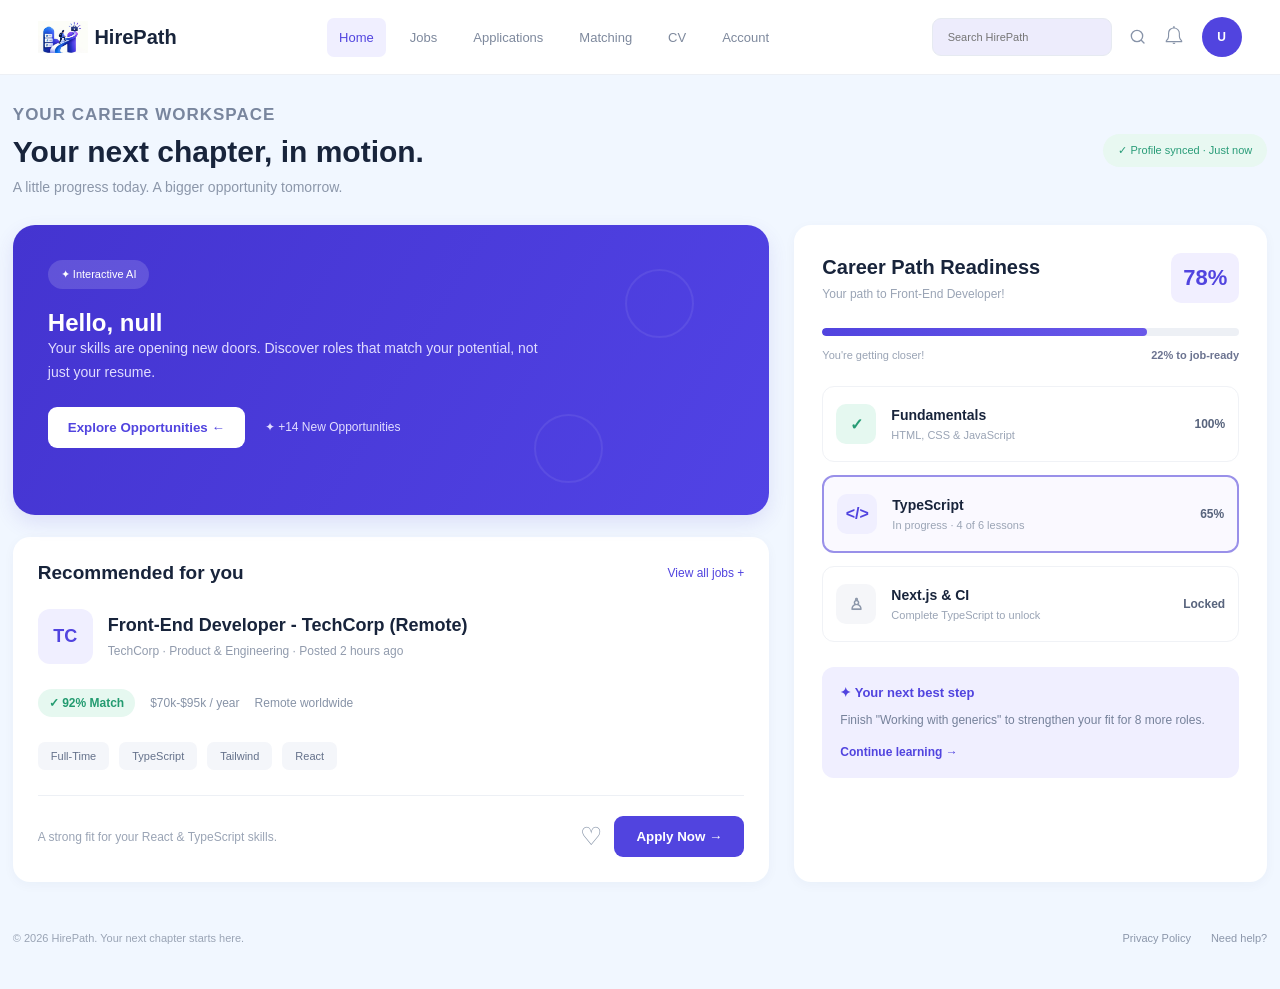
<file: homepage/indeex.html>
<!DOCTYPE html>
<html lang="en">

<head>
    <meta charset="UTF-8">
    <meta name="viewport" content="width=device-width, initial-scale=1.0">

    <title>HirePath - Dashboard</title>

    <link rel="stylesheet" href="styleH.css">
</head>


<body>


    <!-- Navbar -->
    <header class="navbar">

        <div class="logo">
            <span class="logo-icon"><img src="../logo.jpg" alt="logo"></span>
            HirePath
        </div>

        <nav>
            <a href="../homepage/indeex.html" class="active">Home</a>
            <a href="../JOPpage/index.html">Jobs</a>
            <a href="../Applications/index.html">Applications</a>
            <a href="../Matching/index.html">Matching</a>
            <a href="../cv/index.html">CV</a>
            <a href="../Account/index.html">Account</a>
        </nav>

        <div class="nav-right">

            <input type="search" placeholder=" Search HirePath">
            <svg xmlns="http://www.w3.org/2000/svg" width="1em" height="1em" viewBox="0 0 24 24">
                <path d="M0 0h24v24H0z" fill="none" />
                <path fill="none" stroke="currentColor" stroke-linecap="round" stroke-width="2"
                    d="m21 21l-4.486-4.494M19 10.5a8.5 8.5 0 1 1-17 0a8.5 8.5 0 0 1 17 0Z" />
            </svg>

            <span class="notification"><svg xmlns="http://www.w3.org/2000/svg" width="1em" height="1em"
                    viewBox="0 0 36 36">
                    <path d="M0 0h36v36H0z" fill="none" />
                    <path fill="currentColor"
                        d="M32.51 27.83A14.4 14.4 0 0 1 30 24.9a12.6 12.6 0 0 1-1.35-4.81v-4.94A10.81 10.81 0 0 0 19.21 4.4V3.11a1.33 1.33 0 1 0-2.67 0v1.31a10.81 10.81 0 0 0-9.33 10.73v4.94a12.6 12.6 0 0 1-1.35 4.81a14.4 14.4 0 0 1-2.47 2.93a1 1 0 0 0-.34.75v1.36a1 1 0 0 0 1 1h27.8a1 1 0 0 0 1-1v-1.36a1 1 0 0 0-.34-.75M5.13 28.94a16.2 16.2 0 0 0 2.44-3a14.2 14.2 0 0 0 1.65-5.85v-4.94a8.74 8.74 0 1 1 17.47 0v4.94a14.2 14.2 0 0 0 1.65 5.85a16.2 16.2 0 0 0 2.44 3Z"
                        class="clr-i-outline clr-i-outline-path-1" />
                    <path fill="currentColor" d="M18 34.28A2.67 2.67 0 0 0 20.58 32h-5.26A2.67 2.67 0 0 0 18 34.28"
                        class="clr-i-outline clr-i-outline-path-2" />
                    <path fill="none" d="M0 0h36v36H0z" />
                </svg>
            </span>

            <div class="avatar" id="userAvatar"></div>

        </div>

    </header>


    <main class="container">

        <!-- Page Heading -->
        <section class="page-heading">

            <div>
                <small>YOUR CAREER WORKSPACE</small>

                <h1>Your next chapter, in motion.</h1>

                <p>
                    A little progress today. A bigger opportunity tomorrow.
                </p>
            </div>

            <span class="verified">
                ✓ Profile synced · Just now
            </span>

        </section>


        <!-- Dashboard Layout -->
        <div class="dashboard">

            <section class="left-section">

                <!-- Welcome Card -->
                <div class="welcome-card">

                    <span class="ai-badge">✦ Interactive AI</span>

                    <h1 id="welcomeMessage"></h1>

                    <p>
                        Your skills are opening new doors.
                        Discover roles that match your potential,
                        not just your resume.
                    </p>

                    <div class="welcome-actions">

                        <button class="explore-btn">
                            Explore Opportunities ←
                        </button>

                        <span class="opportunities">
                            ✦ +14 New Opportunities
                        </span>

                    </div>

                </div>


                <!-- Recommended Jobs -->
                <div class="jobs-card">

                    <div class="section-heading">

                        <h3>Recommended for you</h3>

                        <a href="#">View all jobs +</a>

                    </div>


                    <div class="job-info">

                        <div class="company-logo">
                            TC
                        </div>

                        <div>
                            <h2>
                                Front-End Developer - TechCorp (Remote)
                            </h2>

                            <p>
                                TechCorp · Product & Engineering ·
                                Posted 2 hours ago
                            </p>
                        </div>

                    </div>


                    <div class="job-details">

                        <span class="match">✓ 92% Match</span>

                        <span>$70k-$95k / year</span>

                        <span>Remote worldwide</span>

                    </div>


                    <div class="skills">

                        <span>Full-Time</span>
                        <span>TypeScript</span>
                        <span>Tailwind</span>
                        <span>React</span>

                    </div>


                    <div class="job-bottom">

                        <p>
                            A strong fit for your React & TypeScript skills.
                        </p>

                        <div class="job-buttons">

                            <button class="bookmark" id="bookmarkBtn">
                                ♡
                            </button>

                            <button class="apply-btn" id="applyBtn">
                                Apply Now →
                            </button>

                        </div>

                    </div>

                </div>

            </section>


            <!-- Career Readiness -->
            <aside class="career-card">

                <div class="career-heading">

                    <div>
                        <h2>Career Path Readiness</h2>

                        <p>Your path to Front-End Developer!</p>
                    </div>

                    <span class="percentage">78%</span>

                </div>


                <div class="progress-bar">
                    <div class="progress-value"></div>
                </div>


                <div class="progress-text">
                    <span>You're getting closer!</span>
                    <strong>22% to job-ready</strong>
                </div>


                <!-- Fundamentals -->
                <div class="skill-item completed">

                    <div class="skill-icon">✓</div>

                    <div class="skill-info">
                        <h3>Fundamentals</h3>
                        <p>HTML, CSS & JavaScript</p>
                    </div>

                    <strong>100%</strong>

                </div>


                <!-- TypeScript -->
                <div class="skill-item current">

                    <div class="skill-icon">&lt;/&gt;</div>

                    <div class="skill-info">
                        <h3>TypeScript</h3>
                        <p>In progress · 4 of 6 lessons</p>
                    </div>

                    <strong>65%</strong>

                </div>


                <!-- Next.js -->
                <div class="skill-item locked">

                    <div class="skill-icon">♙</div>

                    <div class="skill-info">
                        <h3>Next.js & CI</h3>
                        <p>Complete TypeScript to unlock</p>
                    </div>

                    <strong>Locked</strong>

                </div>


                <!-- Next Step -->
                <div class="next-step">

                    <h3>✦ Your next best step</h3>

                    <p>
                        Finish "Working with generics" to strengthen
                        your fit for 8 more roles.
                    </p>

                    <a href="#" id="continueLearning">
                        Continue learning →
                    </a>

                </div>

            </aside>

        </div>


        <!-- Footer -->
        <footer>

            <span>
                ©️ 2026 HirePath. Your next chapter starts here.
            </span>

            <div>
                <a href="#">Privacy Policy</a>
                <a href="#">Need help?</a>
            </div>

        </footer>

    </main>


    <script src="scriptH.js"></script>

</body>

</html>
</file>
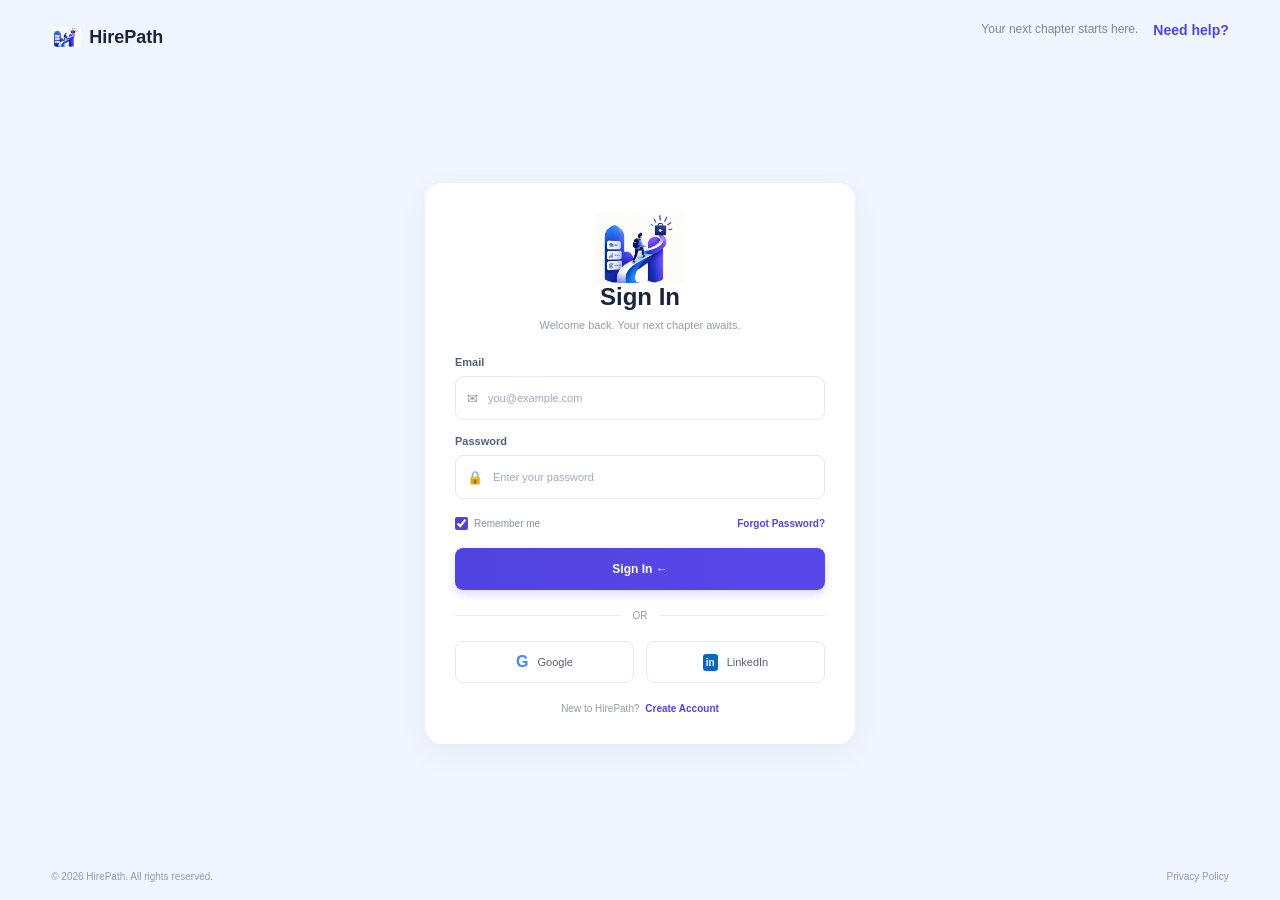
<file: Sign In/sign.html>
<!DOCTYPE html>
<html lang="en">

<head>
    <meta charset="UTF-8">
    <meta name="viewport" content="width=device-width, initial-scale=1.0">

    <title>HirePath - Sign In</title>

    <link rel="stylesheet" href="style.css">
</head>

<body>

    <!-- Header -->
    <header class="header">

            <div class="brand">
               
                <div class="logo-placeholder">
                    <img src="../logo.jpg" alt="logo">
                </div>

                <span>HirePath</span>
            </div>

            <div class="header-right">
                <p>Your next chapter starts here.</p>

                <div class="header-links">
                    <a href="#" class="Need">Need help?</a>
                    
                </div>
            </div>

        </header>


    <!-- Main -->
    <main class="main-container">

        <div class="login-card">

            <!-- Logo -->
            <div class="logo">
                <img src="../logo.jpg" alt="logo" width="90px" height="70px">
            </div>

            <h1>Sign In</h1>

            <p class="subtitle">
                Welcome back. Your next chapter awaits.
            </p>


            <!-- Login Form -->
            <form id="loginForm">

                <!-- Email -->
                <div class="form-group">

                    <label for="email">Email</label>

                    <div class="input-box">

                        <span class="input-icon">✉</span>

                        <input type="email" id="email" placeholder="you@example.com" required>

                    </div>

                </div>


                <!-- Password -->
                <div class="form-group">

                    <label for="password">Password</label>

                    <div class="input-box">

                        <span class="input-icon">🔒</span>

                        <input type="password" id="password" placeholder="Enter your password" required>

                        <button type="button" class="eye-btn" id="togglePassword">
                            
                        </button>

                    </div>

                </div>


                <!-- Remember & Forgot -->
                <div class="form-options">

                    <label class="remember">

                        <input type="checkbox" id="remember" checked>

                        <span>Remember me</span>

                    </label>

                    <a href="../Reset Password/index.html">
                        Forgot Password?
                    </a>

                </div>


                <!-- Error -->
                <p id="errorMessage"></p>


                <!-- Sign In Button -->
                <button type="submit" class="signin-btn">
                    Sign In ←
                </button>

            </form>


            <!-- Divider -->
            <div class="divider">
                <span></span>
                <p>OR</p>
                <span></span>
            </div>


            <!-- Social Login -->
            <div class="social-buttons">

                <button type="button" class="social-btn" id="googleBtn">
                    <span class="google-icon">G</span>
                    Google
                </button>

                <button type="button" class="social-btn" id="linkedinBtn">
                    <span class="linkedin-icon">in</span>
                    LinkedIn
                </button>

            </div>


            <!-- Create Account -->
            <p class="signup-text">
                New to HirePath?

                <a href="../createAccount/sigup.html">
                    Create Account
                </a>
            </p>

        </div>

    </main>


    <!-- Footer -->
    <footer>

        <span>©️ 2026 HirePath. All rights reserved.</span>

        <a href="#">Privacy Policy</a>

    </footer>


    <script src="script.js"></script>

</body>

</html>
</file>
<file: download/style.css>
* {
    margin: 0;
    padding: 0;
    box-sizing: border-box;
}

body {
    font-family: Arial, sans-serif;
    min-height: 100vh;
    background: #eef5ff;
    color: #19243c;
}

.loading-page {
    min-height: 100vh;
    width: 100%;
    position: relative;
    overflow: hidden;

    background:
        radial-gradient(
            ellipse at 50% 48%,
            rgba(116, 112, 255, 0.22) 0%,
            rgba(190, 207, 255, 0.12) 30%,
            transparent 65%
        ),
        linear-gradient(
            135deg,
            #edf5ff,
            #f5f8ff,
            #eaf3ff
        );
}

/* Header */

.header {
    width: 100%;
    padding: 22px 4%;
    display: flex;
    justify-content: space-between;
    align-items: flex-start;
}

.brand {
    display: flex;
    align-items: center;
    gap: 8px;
    font-size: 18px;
    font-weight: bold;
    color: #19243c;
}


/* Logo Placeholder */

.brand {
    display: flex;
    align-items: center;
    gap: 8px;
    font-size: 18px;
    font-weight: bold;
    color: #19243c;
}

.logo-placeholder {
    width: 30px;
    height: 30px;
    display: flex;
    align-items: center;
    justify-content: center;
    flex-shrink: 0;
}

.logo-placeholder img {
    width: 100%;
    height: 100%;
    object-fit: contain;
    display: block;
}

/* Header Right */

.header-right {
    display: flex;
    text-align: right;
    font-size: 12px;
    color: #8998b2;
}

.header-right > p {
    margin-bottom: 12px;
    color: #7788a5;
}

.header-links {
    display: flex;
    flex-direction: column;
    gap: 8px;
}

.header-links a {
    text-decoration: none;
    color: #7788a5;
    font-size: 11px;
}

.header-links a:hover {
    color: #5040ed;
}

.header-links div {
    display: flex;
    gap: 18px;
}
.header-right .header-links a.Need {
    color: #5040ed !important;
    font-size: 14px;
    text-decoration: none;
    font-weight: bold;
    display: inline-block;
    cursor: pointer;
}

.header-right .header-links a.Need:hover {
    color: #19243c !important;
}

/* Main Content */

.main-content {
    position: absolute;
    top: 50%;
    left: 50%;
    transform: translate(-50%, -50%);

    width: 90%;
    display: flex;
    flex-direction: column;
    align-items: center;
    text-align: center;
}

/* Illustration Placeholder */

.illustration-placeholder {
    width: 150px;
    height: 125px;
    margin-bottom: 18px;
}
.illustration-placeholder {
    width: 180px;
    height: 150px;

    display: flex;
    justify-content: center;
    align-items: center;

    margin-bottom: 18px;
}

.illustration-placeholder img {
    width: 100%;
    height: 100%;

    object-fit: contain;
    object-position: center;

    display: block;
}



.main-content h1 {
    font-size: 38px;
    font-weight: 800;
    letter-spacing: -1.5px;
    color: #19243c;
    margin-bottom: 8px;
}

.tagline {
    font-size: 15px;
    color: #8998b2;
    margin-bottom: 35px;
}



.progress-container {
    width: 280px;
    max-width: 85%;
}

.progress-bar {
    width: 100%;
    height: 6px;
    background: #dce7f7;
    border-radius: 20px;
    overflow: hidden;
}

.progress-fill {
    width: 34%;
    height: 100%;
    background: linear-gradient(
        90deg,
        #5141f5,
        #7955ff
    );
    border-radius: 20px;
    transition: width 0.4s ease;
}

.progress-text {
    font-size: 11px;
    color: #8494b0;
    margin-top: 12px;
}

/* Responsive */

@media (max-width: 600px) {

    .header {
        padding: 20px;
    }

    .brand {
        font-size: 16px;
    }

    .header-right {
        font-size: 10px;
    }

    .header-links a {
        font-size: 9px;
    }

    .main-content {
        width: 95%;
    }

    .illustration-placeholder {
        width: 120px;
        height: 110px;
    }

    .main-content h1 {
        font-size: 32px;
    }

    .tagline {
        font-size: 12px;
    }

    .progress-container {
        width: 240px;
    }
}
</file>
<file: Enter Verification Code/otp.css>
@import url('https://fonts.googleapis.com/css2?family=Inter:wght@400;500;600;700;800&display=swap');

:root {
    --purple: #4938d5;
    --purple-dark: #3828bd;
    --background: #f1f6ff;
    --text: #172033;
    --muted: #929bad;
    --green: #20aa83;
}

* {
    margin: 0;
    padding: 0;
    box-sizing: border-box;
}

body {
    min-height: 100vh;
    font-family: 'Inter', sans-serif;
    background: var(--background);
    color: var(--text);
    display: flex;
    flex-direction: column;
}

/* HEADER */

 .header {
    display: flex;
    align-items: center;
    justify-content: space-between;
    padding: 25px 3%;
}


.brand {
    display: flex;
    align-items: center;
    gap: 8px;
    font-size: 18px;
    font-weight: bold;
    color: #19243c;
}

.logo-placeholder {
    width: 30px;
    height: 30px;
    display: flex;
    align-items: center;
    justify-content: center;
    flex-shrink: 0;
}

.logo-placeholder img {
    width: 100%;
    height: 100%;
    object-fit: contain;
    display: block;
}

.header-right {
    display: flex;
    align-items: center;
    gap: 25px;
    font-size: 11px;
    color: var(--muted);
}

.help-link {
    text-decoration: none;
    color: var(--purple);
    font-weight: 700;
    border-left: 1px solid #dfe5ef;
    padding-left: 22px;
}

/* MAIN */

.main-container {
    flex: 1;
    display: flex;
    justify-content: center;
    align-items: center;
    padding: 30px 15px;
}

/* OTP CARD */

.otp-card {
    width: 450px;
    max-width: 100%;
    background: white;
    border: 1px solid #edf0f6;
    border-radius: 20px;
    padding: 43px 32px 32px;
    text-align: center;
    box-shadow: 0 12px 35px rgba(42, 61, 105, 0.04);
}

/* EMAIL ICON */

.email-icon {
    width: 65px;
    height: 65px;
    margin: 0 auto 22px;
    border-radius: 17px;
    background: #f0efff;
    display: grid;
    place-items: center;
    position: relative;
}

.email-icon span {
    font-size: 39px;
    color: var(--purple);
}

.email-icon small {
    position: absolute;
    bottom: 0;
    right: -3px;
    width: 20px;
    height: 20px;
    background: var(--green);
    color: white;
    border: 2px solid white;
    border-radius: 50%;
    display: grid;
    place-items: center;
    font-size: 10px;
}

/* TITLE */

.otp-card h1 {
    font-size: 25px;
    font-weight: 800;
    margin-bottom: 10px;
}

.description {
    color: var(--muted);
    font-size: 12px;
    margin-bottom: 22px;
}

.email-address {
    color: #78839a;
    font-size: 12px;
    margin-bottom: 30px;
}

.email-address button {
    border: none;
    background: transparent;
    color: var(--purple);
    font-weight: 700;
    cursor: pointer;
    font-family: inherit;
    font-size: 12px;
}

/* OTP INPUTS */

.otp-label {
    display: block;
    text-align: left;
    font-size: 11px;
    font-weight: 700;
    margin-bottom: 12px;
}

.otp-inputs {
    display: flex;
    justify-content: center;
    gap: 12px;
}

.otp-input {
    width: 72px;
    height: 72px;
    border: 1px solid #e4e9f1;
    border-radius: 12px;
    background: white;
    outline: none;
    text-align: center;
    font-family: inherit;
    font-size: 27px;
    font-weight: 700;
    color: var(--text);
    transition: .2s;
}

.otp-input:focus {
    border: 2px solid var(--purple);
    box-shadow: 0 0 0 4px rgba(73, 56, 213, .08);
}

.otp-input.filled {
    border-color: #c8c2ff;
    background: #faf9ff;
}

/* RESEND */

.resend-section {
    margin: 24px 0;
}

.resend-section p {
    color: var(--muted);
    font-size: 11px;
    margin-bottom: 8px;
}

.resend-row {
    display: flex;
    justify-content: center;
    align-items: center;
    gap: 10px;
}

.resend-row button {
    border: none;
    background: transparent;
    color: var(--purple);
    font-weight: 700;
    font-family: inherit;
    font-size: 11px;
    cursor: pointer;
}

.resend-row button:disabled {
    color:var(--purple);
    cursor: not-allowed;
}

#timer {
    font-size: 11px;
    color: #8b94a6;
    font-variant-numeric: tabular-nums;
}

/* VERIFY BUTTON */

.verify-btn {
    width: 100%;
    padding: 16px;
    background: var(--purple);
    color: white;
    border: none;
    border-radius: 10px;
    font-family: inherit;
    font-size: 12px;
    font-weight: 700;
    cursor: pointer;
    box-shadow: 0 7px 15px rgba(73, 56, 213, .18);
    transition: .2s;
}

.verify-btn:hover {
    background: var(--purple-dark);
    transform: translateY(-1px);
}

.verify-btn:disabled {
    opacity: .6;
    cursor: not-allowed;
    transform: none;
}

/* BACK LINK */

.back-link {
    display: inline-block;
    margin-top: 24px;
    color: #8b94a6;
    font-size: 12px;
    text-decoration: none;
}

.back-link:hover {
    color: var(--purple);
}

/* FOOTER */

.footer {
    padding: 25px 6%;
    display: flex;
    justify-content: space-between;
    align-items: center;
    color: #9ba4b4;
    font-size: 10px;
}

.footer div {
    display: flex;
    gap: 23px;
}

.footer a {
    text-decoration: none;
    color: #8993a5;
}

/* TOAST */

.toast {
    position: fixed;
    bottom: 30px;
    left: 50%;
    transform: translate(-50%, 20px);
    opacity: 0;
    background: #20283a;
    color: white;
    padding: 13px 20px;
    border-radius: 10px;
    font-size: 12px;
    transition: .3s;
    pointer-events: none;
    z-index: 10;
    text-align: center;
    width: max-content;
    max-width: 90%;
}

.toast.show {
    opacity: 1;
    transform: translate(-50%, 0);
}

/* TABLET */

@media(max-width: 600px) {

    .header {
        padding: 22px 5%;
    }

    .header-right {
        gap: 10px;
    }

    .header-right > span {
        display: none;
    }

    .otp-card {
        padding: 35px 22px 28px;
    }

    .otp-card h1 {
        font-size: 21px;
    }

    .otp-input {
        width: 62px;
        height: 65px;
    }

    .footer {
        padding: 20px 5%;
        gap: 15px;
        flex-wrap: wrap;
    }
}

/* SMALL MOBILE */

@media(max-width: 380px) {

    .otp-card {
        padding: 30px 15px;
    }

    .otp-inputs {
        gap: 8px;
    }

    .otp-input {
        width: 55px;
        height: 60px;
        font-size: 23px;
    }

    .otp-card h1 {
        font-size: 19px;
    }

    .footer {
        font-size: 9px;
    }
}
</file>
<file: JOPpage/style.css>
/* =========================
   GLOBAL RESET
========================= */

:root {
    --primary: #4939df;
    --primary-light: #f0efff;
    --text: #1c2942;
    --muted: #8793a9;
    --bg: #f1f7ff;
    --white: #ffffff;
    --border: #e9eef8;
}

* {
    margin: 0;
    padding: 0;
    box-sizing: border-box;
}

html {
    width: 100%;
    min-height: 100%;
    scroll-behavior: smooth;
}

body {
    width: 100%;
    min-height: 100vh;
    font-family: 'Inter', sans-serif;
    background: var(--bg);
    color: var(--text);
    overflow-x: hidden;
}

button,
input,
select {
    font-family: inherit;
}

button {
    cursor: pointer;
}

/* =========================
   DASHBOARD FULL SCREEN
========================= */

.dashboard {
    width: 100%;
    min-height: 100vh;
    margin: 0;
    border: none;
    background: var(--bg);
    display: flex;
    flex-direction: column;
}

/* =========================
   NAVBAR
========================= */

.navbar {
    height: 75px;
    background: white;
    display: flex;
    align-items: center;
    justify-content: space-between;
    padding: 0 3%;
    gap: 20px;
    border-bottom: 1px solid #edf0f5;
}
.logo {
    display: flex;
    align-items: center;
    gap: 6px;
    font-size: 20px;
    font-weight: bold;
    white-space: nowrap;
}

.logo-icon {
    width: 50px;
    height: 50px;
    display: flex;
    align-items: center;
    justify-content: center;
    flex-shrink: 0;
}

.logo-icon img {
    width: 100%;
    height: 100%;
    object-fit: contain;
    display: block;
}

nav {
    display: flex;
    align-items: center;
    gap: 12px;
}

nav a {
    text-decoration: none;
    color: #7e899d;
    padding: 12px;
    border-radius: 7px;
    font-size: 13px;
}

nav a.active {
    color: #5144df;
    background: #f0efff;
}

nav a:hover {
    color: #5144df;
}

.nav-right {
    display: flex;
    align-items: center;
    gap: 18px;
}

.nav-right input {
    width: 180px;
    padding: 12px;
    background-color:rgba(81, 68, 223, 0.1) ;
    border: 1px solid #e6eaf1;
    border-radius: 9px;
    outline: none;
    font-size: 11px;
}
.nav-right  svg {
    
    left: 12px;
    color: #8793a8;
    pointer-events: none;
}
.notification {
    font-size: 20px;
    cursor: pointer;
}

.avatar {
    width: 40px;
    height: 40px;
    background: #5144df;
    color: white;
    border-radius: 50%;
    display: flex;
    justify-content: center;
    align-items: center;
    font-size: 12px;
    font-weight: bold;
}
.avatar {
    width: 40px;
    height: 40px;
    border-radius: 50%;
    background-color: #5144df;
    color: white;
    display: flex;
    align-items: center;
    justify-content: center;
    font-weight: bold;
}

/* =========================
   MAIN CONTENT
========================= */

main {
    width: 100%;
    flex: 1;
    padding: 35px 4%;
    background: linear-gradient(120deg, #f1f7ff, #edf5ff);
}

/* =========================
   HERO
========================= */

.hero {
    display: flex;
    align-items: flex-start;
    justify-content: space-between;
    margin-bottom: 25px;
}

.eyebrow {
    color: var(--primary);
    font-size: 10px;
    font-weight: 700;
    letter-spacing: 1px;
    display: block;
    margin-bottom: 9px;
}

.hero h1 {
    font-size: clamp(25px, 3vw, 34px);
    font-weight: 800;
    letter-spacing: -1.2px;
    margin-bottom: 9px;
}

.hero p {
    color: var(--muted);
    font-size: 12px;
}

.saved-count {
    color: var(--primary);
    font-size: 11px;
    border: none;
    background: transparent;
    font-weight: 600;
    margin-top: 30px;
}

/* =========================
   SEARCH PANEL
========================= */

.search-panel {
    display: flex;
    align-items: center;
    gap: 10px;
    width: 100%;
    background: white;
    padding: 13px;
    border-radius: 13px;
    margin-bottom: 25px;
    border: 1px solid #edf1f9;
}

.search-box {
    flex: 1;
    display: flex;
    align-items: center;
    gap: 10px;
    background: #f8faff;
    border: 1px solid var(--border);
    padding: 12px;
    border-radius: 8px;
    min-width: 180px;
}

.search-box span {
    color: #8b98b0;
    font-size: 17px;
}

.search-box input {
    width: 100%;
    background: transparent;
    border: none;
    outline: none;
    color: var(--text);
    font-size: 11px;
}

.filter-select {
    border: 1px solid var(--border);
    background: #f8faff;
    padding: 12px 10px;
    border-radius: 8px;
    color: #53627b;
    font-size: 10px;
    outline: none;
    cursor: pointer;
    min-width: 110px;
}

.filter-select:focus {
    border-color: var(--primary);
}

.active-badge {
    background: #e9fff4;
    color: #259c70;
    padding: 10px;
    border-radius: 7px;
    font-size: 9px;
    white-space: nowrap;
    font-weight: 600;
}

/* =========================
   SECTION HEADER
========================= */

.section-header {
    display: flex;
    justify-content: space-between;
    align-items: center;
    margin-bottom: 15px;
}

.section-header h3 {
    font-size: 13px;
    font-weight: 700;
}

.section-header h3 span {
    font-size: 9px;
    color: var(--primary);
    background: var(--primary-light);
    padding: 5px 8px;
    border-radius: 5px;
    margin-left: 5px;
}

.sort-label {
    font-size: 10px;
    color: var(--muted);
}

.sort-label select {
    color: var(--primary);
    border: none;
    background: transparent;
    outline: none;
    font-size: 10px;
    font-weight: 700;
    cursor: pointer;
}

/* =========================
   JOBS CONTAINER
========================= */

.jobs-container {
    width: 100%;
    display: flex;
    flex-direction: column;
    gap: 13px;
}

/* =========================
   JOB CARD
========================= */

.job-card {
    width: 100%;
    background: white;
    border: 1px solid #edf1f8;
    border-radius: 15px;
    padding: 20px;
    display: flex;
    align-items: center;
    gap: 20px;
    transition: .3s;
    animation: fadeIn .4s ease;
}

.job-card:hover {
    transform: translateY(-3px);
    box-shadow: 0 8px 25px rgba(50, 65, 120, .07);
    border-color: #dcd8ff;
}

@keyframes fadeIn {
    from {
        opacity: 0;
        transform: translateY(8px);
    }
    to {
        opacity: 1;
        transform: translateY(0);
    }
}

.company-logo {
    width: 48px;
    height: 48px;
    min-width: 48px;
    background: #eff1ff;
    color: var(--primary);
    border-radius: 12px;
    display: grid;
    place-items: center;
    font-weight: 700;
    font-size: 13px;
}

.job-info {
    flex: 1;
    min-width: 0;
}

.job-title {
    display: flex;
    align-items: center;
    gap: 8px;
    margin-bottom: 9px;
    flex-wrap: wrap;
}

.job-title h2 {
    font-size: 15px;
    font-weight: 700;
}

.company-name {
    font-size: 10px;
    color: var(--muted);
}

.job-meta {
    display: flex;
    gap: 8px;
    flex-wrap: wrap;
    margin-bottom: 9px;
    font-size: 10px;
    color: #67758d;
}

.job-meta span::after {
    content: "•";
    margin-left: 8px;
    color: #b7c0d1;
}

.job-meta span:last-child::after {
    display: none;
}

.tags {
    display: flex;
    flex-wrap: wrap;
    gap: 6px;
}

.tag {
    background: #f1f4fb;
    color: #52617b;
    padding: 5px 9px;
    border-radius: 5px;
    font-size: 9px;
    font-weight: 500;
}

.tag:first-child {
    background: #efefff;
    color: var(--primary);
}

/* =========================
   MATCH CIRCLE
========================= */

.match-section {
    display: flex;
    align-items: center;
    justify-content: center;
    padding: 0 22px;
    border-left: 1px solid var(--border);
    border-right: 1px solid var(--border);
    min-width: 100px;
}

.match-circle {
    width: 57px;
    height: 57px;
    border-radius: 50%;
    display: flex;
    flex-direction: column;
    align-items: center;
    justify-content: center;
    border: 2px solid var(--primary);
    position: relative;
}

.match-circle::before {
    content: "";
    position: absolute;
    inset: 4px;
    border: 2px dashed #d9d6ff;
    border-radius: 50%;
}

.match-circle strong {
    font-size: 13px;
    color: var(--primary);
    z-index: 1;
}

.match-circle small {
    font-size: 6px;
    color: #8994aa;
    z-index: 1;
}

/* =========================
   ACTION BUTTONS
========================= */

.job-actions {
    min-width: 160px;
    display: flex;
    flex-direction: column;
    align-items: flex-end;
    gap: 12px;
}

.save-btn {
    background: none;
    border: none;
    color: var(--muted);
    font-size: 9px;
}

.save-btn.saved {
    color: var(--primary);
    font-weight: 700;
}

.apply-btn {
    background: var(--primary);
    color: white;
    border: none;
    padding: 12px 17px;
    border-radius: 7px;
    font-size: 10px;
    font-weight: 600;
    transition: .3s;
    white-space: nowrap;
}

.apply-btn:hover {
    background: #3526bc;
    box-shadow: 0 5px 15px #4939df40;
}

/* =========================
   EMPTY STATE
========================= */

.empty-state {
    display: none;
    text-align: center;
    padding: 60px 15px;
    color: var(--muted);
    font-size: 13px;
}

.empty-state h3 {
    color: var(--text);
    margin-bottom: 10px;
}

/* =========================
   FOOTER
========================= */

footer {
    width: 100%;
    padding: 16px 4%;
    display: flex;
    justify-content: space-between;
    align-items: center;
    background: #f1f7ff;
    color: #929eb3;
    font-size: 9px;
}

footer div {
    display: flex;
    gap: 20px;
}

footer a {
    color: #8793a9;
    text-decoration: none;
}

/* =========================
   TABLET
========================= */

@media (max-width: 1000px) {

    .navbar {
        padding: 0 2%;
        gap: 10px;
    }

    .nav-links {
        gap: 0;
    }

    .nav-links a {
        padding: 8px;
        font-size: 10px;
    }

    .nav-search {
        width: 130px;
    }

    main {
        padding: 30px 2%;
    }

    .job-card {
        gap: 12px;
    }

    .match-section {
        min-width: 80px;
        padding: 0 10px;
    }

    .job-actions {
        min-width: 145px;
    }
}

/* =========================
   MOBILE
========================= */

@media (max-width: 650px) {

    .navbar {
        min-height: auto;
        padding: 15px;
        flex-wrap: wrap;
        gap: 15px;
    }

    .nav-links {
        order: 3;
        width: 100%;
        overflow-x: auto;
    }

    .nav-links a {
        white-space: nowrap;
    }

    .nav-search,
    .notification {
        display: none;
    }

    main {
        padding: 25px 14px;
    }

    .hero h1 {
        font-size: 24px;
    }

    .hero p {
        max-width: 260px;
        line-height: 1.6;
    }

    .saved-count {
        white-space: nowrap;
        font-size: 9px;
    }

    .search-panel {
        flex-wrap: wrap;
        padding: 10px;
    }

    .search-box {
        flex-basis: 100%;
    }

    .filter-select {
        flex: 1;
        min-width: 0;
    }

    .active-badge {
        width: 100%;
        text-align: center;
    }

    .job-card {
        display: grid;
        grid-template-columns: 45px 1fr;
        gap: 12px;
        padding: 15px;
    }

    .company-logo {
        width: 43px;
        height: 43px;
        min-width: 43px;
    }

    .job-info {
        grid-column: 2;
    }

    .job-title h2 {
        font-size: 13px;
    }

    .company-name {
        font-size: 9px;
    }

    .match-section {
        grid-column: 1;
        grid-row: 2;
        border: none;
        padding: 0;
        min-width: auto;
        justify-content: flex-start;
    }

    .match-circle {
        width: 45px;
        height: 45px;
    }

    .job-actions {
        grid-column: 2;
        grid-row: 2;
        min-width: 0;
        flex-direction: row;
        justify-content: space-between;
        align-items: center;
        gap: 5px;
    }

    .apply-btn {
        padding: 10px;
        font-size: 9px;
    }

    .section-header {
        gap: 8px;
    }

    .sort-label {
        font-size: 9px;
    }

    footer {
        padding: 15px;
        flex-direction: column;
        align-items: flex-start;
        gap: 12px;
    }
}

@media (max-width: 380px) {

    .filter-select {
        flex-basis: 45%;
    }

    .job-meta {
        font-size: 9px;
    }

    .apply-btn {
        font-size: 8px;
        padding: 9px 7px;
    }
}
</file>
<file: Matching/matching.css>
@import url('https://fonts.googleapis.com/css2?family=Inter:wght@400;500;600;700;800&display=swap');

:root {
    --purple: #4938d5;
    --purple-dark: #3828bd;
    --background: #f1f6ff;
    --text: #172033;
    --muted: #929bad;
    --green: #20aa83;
    --border: #edf0f6;
}

* {
    margin: 0;
    padding: 0;
    box-sizing: border-box;
}

body {
    font-family: 'Inter', sans-serif;
    background: var(--background);
    color: var(--text);
}

/* NAVBAR */

.navbar {
    height: 75px;
    background: white;
    display: flex;
    align-items: center;
    justify-content: space-between;
    padding: 0 3%;
    gap: 20px;
    border-bottom: 1px solid #edf0f5;
}
.logo {
    display: flex;
    align-items: center;
    gap: 6px;
    font-size: 20px;
    font-weight: bold;
    white-space: nowrap;
}

.logo-icon {
    width: 50px;
    height: 50px;
    display: flex;
    align-items: center;
    justify-content: center;
    flex-shrink: 0;
}

.logo-icon img {
    width: 100%;
    height: 100%;
    object-fit: contain;
    display: block;
}

nav {
    display: flex;
    align-items: center;
    gap: 12px;
}

nav a {
    text-decoration: none;
    color: #7e899d;
    padding: 12px;
    border-radius: 7px;
    font-size: 13px;
}

nav a.active {
    color: #5144df;
    background: #f0efff;
}

nav a:hover {
    color: #5144df;
}

.nav-right {
    display: flex;
    align-items: center;
    gap: 18px;
}

.nav-right input {
    width: 180px;
    padding: 12px;
    background-color:rgba(81, 68, 223, 0.1) ;
    border: 1px solid #e6eaf1;
    border-radius: 9px;
    outline: none;
    font-size: 11px;
}
.nav-right  svg {
    
    left: 12px;
    color: #8793a8;
    pointer-events: none;
}
.notification {
    font-size: 20px;
    cursor: pointer;
}

.avatar {
    width: 40px;
    height: 40px;
    background: #5144df;
    color: white;
    border-radius: 50%;
    display: flex;
    justify-content: center;
    align-items: center;
    font-size: 12px;
    font-weight: bold;
}
.avatar {
    width: 40px;
    height: 40px;
    border-radius: 50%;
    background-color: #5144df;
    color: white;
    display: flex;
    align-items: center;
    justify-content: center;
    font-weight: bold;
}

/* MAIN CONTAINER */

.container {
    max-width: 1650px;
    margin: auto;
    padding: 35px 4.5% 20px;
}

/* PAGE HEADING */

.page-heading {
    display: flex;
    align-items: center;
    justify-content: space-between;
    margin-bottom: 27px;
}

.eyebrow {
    color: #6558c9;
    font-size: 10px;
    font-weight: 800;
    letter-spacing: 1.5px;
    margin-bottom: 8px;
}

.page-heading h1 {
    font-size: 29px;
    margin-bottom: 7px;
}

.subtitle {
    font-size: 12px;
    color: var(--muted);
}

/* SORT BUTTONS */

.sort-buttons {
    display: flex;
    gap: 7px;
    background: white;
    padding: 5px;
    border-radius: 11px;
}

.sort-btn {
    padding: 11px 16px;
    border: none;
    background: transparent;
    color: #7f899c;
    border-radius: 8px;
    font-size: 11px;
    font-weight: 600;
    cursor: pointer;
}

.sort-btn.active {
    background: var(--purple);
    color: white;
}

/* COMPATIBILITY CARD */

.compatibility-card {
    background: white;
    border: 1px solid var(--border);
    border-radius: 20px;
    padding: 25px 30px;
    display: grid;
    grid-template-columns: 170px 1fr 270px;
    align-items: center;
    gap: 25px;
    margin-bottom: 27px;
    box-shadow: 0 5px 20px rgba(35, 54, 90, .025);
}

/* SCORE CIRCLE */

.score-circle {
    width: 165px;
    height: 165px;
    border-radius: 50%;
    background: conic-gradient(
        var(--purple) 0deg 331.2deg,
        #ecebfa 331.2deg 360deg
    );
    display: grid;
    place-items: center;
    transform: rotate(-90deg);
}

.score-inner {
    width: 145px;
    height: 145px;
    border-radius: 50%;
    background: white;
    display: flex;
    flex-direction: column;
    justify-content: center;
    align-items: center;
    transform: rotate(90deg);
}

.score-inner strong {
    color: var(--purple);
    font-size: 42px;
    font-weight: 800;
}

.score-inner span {
    font-size: 9px;
    color: #a1a9b8;
    font-weight: 700;
    margin-top: 5px;
}

/* COMPATIBILITY INFO */

.match-status {
    display: inline-block;
    background: #eaf8f3;
    color: #269a7d;
    border-radius: 20px;
    padding: 7px 11px;
    font-size: 10px;
    font-weight: 700;
    margin-bottom: 12px;
}

.compatibility-info h2 {
    font-size: 20px;
    margin-bottom: 10px;
}

.compatibility-info h3 {
    color: #6658c9;
    font-size: 14px;
    margin-bottom: 12px;
}

.compatibility-info p {
    color: var(--muted);
    font-size: 11px;
    line-height: 1.6;
}

/* MATCH REASONS */

.match-reasons {
    border-left: 1px solid #edf0f6;
    padding-left: 25px;
}

.match-reasons h4 {
    font-size: 10px;
    color: #8b95a7;
    letter-spacing: .5px;
    margin-bottom: 17px;
}

.match-reasons p {
    display: flex;
    align-items: center;
    gap: 10px;
    font-size: 11px;
    margin-bottom: 13px;
    color: #667187;
}

.match-reasons p span {
    display: grid;
    place-items: center;
    width: 16px;
    height: 16px;
    background: #eaf8f3;
    color: var(--green);
    border-radius: 50%;
    font-size: 10px;
    font-weight: 800;
}

/* MATCHES SECTION */

.matches-section {
    margin-bottom: 25px;
}

.section-heading {
    display: flex;
    align-items: center;
    justify-content: space-between;
    margin-bottom: 17px;
}

.section-heading > div {
    display: flex;
    align-items: center;
    gap: 12px;
}

.section-heading h2 {
    font-size: 16px;
}

.section-heading span {
    font-size: 10px;
    color: #a0a8b6;
}

.view-all {
    border: none;
    background: transparent;
    color: var(--purple);
    font-size: 11px;
    font-weight: 700;
    cursor: pointer;
}

/* JOB GRID */

.jobs-grid {
    display: grid;
    grid-template-columns: repeat(3, minmax(0, 1fr));
    gap: 20px;
}

/* JOB CARD */

.job-card {
    background: white;
    border: 1px solid var(--border);
    border-radius: 17px;
    padding: 22px;
    box-shadow: 0 5px 18px rgba(35, 54, 90, .025);
    transition: .25s;
}

.job-card:hover {
    transform: translateY(-4px);
    box-shadow: 0 10px 25px rgba(55, 65, 110, .08);
}

/* COMPANY */

.job-top {
    display: flex;
    justify-content: space-between;
    align-items: center;
    margin-bottom: 21px;
    gap: 8px;
}

.company {
    display: flex;
    align-items: center;
    gap: 10px;
}

.company strong {
    font-size: 12px;
}

.company-logo {
    width: 43px;
    height: 43px;
    border-radius: 11px;
    display: grid;
    place-items: center;
    font-size: 12px;
    font-weight: 800;
}

.purple {
    color: #6558c9;
    background: #f0efff;
}

.blue {
    color: #5265ba;
    background: #edf1ff;
}

.orange {
    color: #a36b4d;
    background: #fff1e8;
}

/* MATCH BADGE */

.match-badge {
    color: #259a7d;
    background: #eaf8f3;
    border-radius: 7px;
    padding: 7px 9px;
    font-size: 10px;
    font-weight: 700;
    white-space: nowrap;
}

/* JOB DETAILS */

.job-card h3 {
    font-size: 18px;
    margin-bottom: 8px;
}

.job-location {
    color: #9ba4b4;
    font-size: 11px;
    margin-bottom: 18px;
}

.salary {
    display: flex;
    align-items: center;
    gap: 5px;
    margin-bottom: 20px;
}

.salary strong {
    font-size: 14px;
}

.salary span {
    color: #a0a8b6;
    font-size: 10px;
}

/* SKILLS */

.skills {
    display: flex;
    flex-wrap: wrap;
    gap: 8px;
    margin-bottom: 20px;
}

.skills span {
    padding: 6px 9px;
    border-radius: 6px;
    background: #f7f8fc;
    color: #77839a;
    font-size: 10px;
}

/* JOB ACTIONS */

.job-actions {
    display: flex;
    justify-content: space-between;
    align-items: center;
    gap: 10px;
}

.view-btn {
    background: var(--purple);
    color: white;
    border: none;
    border-radius: 9px;
    padding: 13px 15px;
    font-family: inherit;
    font-size: 10px;
    font-weight: 700;
    cursor: pointer;
    transition: .2s;
}

.view-btn:hover {
    background: var(--purple-dark);
}

.bookmark-btn {
    border: none;
    background: transparent;
    color: #8993a5;
    font-size: 22px;
    cursor: pointer;
    padding: 5px;
}

.bookmark-btn.saved {
    color: var(--purple);
}

/* BOOST CARD */

.boost-card {
    background: linear-gradient(
        110deg,
        #4835d0,
        #5540e7
    );
    color: white;
    border-radius: 17px;
    padding: 23px 26px;
    display: flex;
    align-items: center;
    gap: 17px;
    margin-bottom: 25px;
    box-shadow: 0 8px 18px rgba(73, 56, 213, .15);
}

.boost-icon {
    width: 48px;
    height: 48px;
    flex-shrink: 0;
    display: grid;
    place-items: center;
    background: rgba(255,255,255,.15);
    border-radius: 12px;
    font-size: 24px;
}

.boost-info {
    flex: 1;
}

.boost-info h2 {
    font-size: 15px;
    margin-bottom: 8px;
}

.boost-info p {
    font-size: 10px;
    color: #e0dcff;
    line-height: 1.6;
}

.add-project-btn {
    padding: 14px 20px;
    background: white;
    color: var(--purple);
    border: none;
    border-radius: 9px;
    font-family: inherit;
    font-size: 11px;
    font-weight: 700;
    cursor: pointer;
    white-space: nowrap;
    transition: .2s;
}

.add-project-btn:hover {
    background: #efedff;
}

/* FOOTER */

.footer {
    display: flex;
    justify-content: space-between;
    align-items: center;
    padding: 15px 0;
    border-top: 1px solid #e3eaf4;
    color: #9ba4b4;
    font-size: 10px;
}

.footer div {
    display: flex;
    gap: 22px;
}

.footer a {
    text-decoration: none;
    color: #8993a5;
}

/* TOAST */

.toast {
    position: fixed;
    bottom: 25px;
    left: 50%;
    transform: translate(-50%, 20px);
    opacity: 0;
    background: #20283a;
    color: white;
    padding: 13px 20px;
    border-radius: 10px;
    font-size: 12px;
    transition: .3s;
    pointer-events: none;
    z-index: 10;
    text-align: center;
    max-width: 90%;
}

.toast.show {
    opacity: 1;
    transform: translate(-50%, 0);
}

/* TABLET */

@media(max-width: 1050px) {

    .navbar {
        padding: 0 2%;
    }

    .nav-links {
        gap: 0;
    }

    .nav-links a {
        padding: 10px 8px;
        font-size: 11px;
    }

    .search-box {
        width: 150px;
    }

    .compatibility-card {
        grid-template-columns: 145px 1fr 225px;
        gap: 17px;
    }

    .score-circle {
        width: 140px;
        height: 140px;
    }

    .score-inner {
        width: 122px;
        height: 122px;
    }

    .jobs-grid {
        gap: 12px;
    }

    .job-card {
        padding: 17px;
    }
}

/* MOBILE */

@media(max-width: 800px) {

    .navbar {
        height: 70px;
    }

    .nav-links {
        display: none;
        position: absolute;
        top: 70px;
        left: 0;
        right: 0;
        background: white;
        padding: 15px;
        flex-direction: column;
        z-index: 5;
        box-shadow: 0 8px 15px #00000010;
    }

    .nav-links.open {
        display: flex;
    }

    .nav-actions .search-box,
    .notification {
        display: none;
    }

    .menu-btn {
        display: block;
    }

    .container {
        padding: 25px 20px;
    }

    .compatibility-card {
        grid-template-columns: 125px 1fr;
        padding: 20px;
    }

    .score-circle {
        width: 120px;
        height: 120px;
    }

    .score-inner {
        width: 104px;
        height: 104px;
    }

    .score-inner strong {
        font-size: 32px;
    }

    .match-reasons {
        grid-column: 1 / -1;
        border-left: none;
        border-top: 1px solid var(--border);
        padding: 17px 0 0;
    }

    .match-reasons p {
        display: inline-flex;
        margin-right: 12px;
    }

    .jobs-grid {
        grid-template-columns: repeat(2, minmax(0, 1fr));
    }
}

/* SMALL MOBILE */

@media(max-width: 550px) {

    .page-heading {
        align-items: flex-start;
        flex-direction: column;
        gap: 18px;
    }

    .page-heading h1 {
        font-size: 24px;
    }

    .sort-buttons {
        width: 100%;
    }

    .sort-btn {
        flex: 1;
    }

    .compatibility-card {
        grid-template-columns: 1fr;
        text-align: center;
        justify-items: center;
    }

    .compatibility-info h2 {
        font-size: 18px;
    }

    .match-reasons {
        width: 100%;
        text-align: left;
    }

    .match-reasons p {
        display: flex;
    }

    .section-heading {
        align-items: flex-start;
        gap: 10px;
        flex-direction: column;
    }

    .section-heading > div {
        flex-wrap: wrap;
    }

    .jobs-grid {
        grid-template-columns: 1fr;
    }

    .job-card {
        padding: 22px;
    }

    .boost-card {
        flex-wrap: wrap;
        padding: 20px;
    }

    .boost-info {
        min-width: 180px;
    }

    .boost-info h2 {
        font-size: 13px;
        line-height: 1.5;
    }

    .add-project-btn {
        width: 100%;
    }

    .footer {
        flex-direction: column;
        align-items: flex-start;
        gap: 12px;
    }
}
</file>
<file: Set New Password/style.css>
* {
    margin: 0;
    padding: 0;
    box-sizing: border-box;
    font-family: Arial, sans-serif;
}

body {
    background: #f0f6ff;
    color: #17233b;
}



/* Header */

.header {
    display: flex;
    align-items: center;
    justify-content: space-between;
    padding: 25px 3%;
}


.brand {
    display: flex;
    align-items: center;
    gap: 8px;
    font-size: 18px;
    font-weight: bold;
    color: #19243c;
}

.logo-placeholder {
    width: 30px;
    height: 30px;
    display: flex;
    align-items: center;
    justify-content: center;
    flex-shrink: 0;
}

.logo-placeholder img {
    width: 100%;
    height: 100%;
    object-fit: contain;
    display: block;
}

.header-right {
    display: flex;
    align-items: center;
    gap: 25px;
    font-size: 11px;
    color: var(--muted);
}

.help-link {
    text-decoration: none;
    color:  #5749e8;
    font-weight: 700;
    border-left: 1px solid #dfe5ef;
    padding-left: 22px;
}
.page {
    min-height: 100vh;
    display: flex;
    flex-direction: column;
}

/* Main */

.password-container {
    flex: 1;
    display: flex;
    justify-content: center;
    align-items: center;
    padding: 35px 20px;
}

.password-card {
    width: 100%;
    max-width: 440px;
    background: white;
    padding: 35px 32px;
    border-radius: 17px;
    box-shadow: 0 8px 35px rgba(50, 70, 110, 0.07);
}

/* Lock Icon */

.lock-icon {
    text-align: center;
    font-size: 35px;
    margin-bottom: 18px;
}

/* Heading */

h1 {
    text-align: center;
    font-size: 23px;
    margin-bottom: 8px;
    color: #18243b;
}

.subtitle {
    text-align: center;
    color: #929caf;
    font-size: 12px;
    margin-bottom: 30px;
}

/* Form */

.form-group {
    margin-bottom: 13px;
}

label {
    display: block;
    font-size: 12px;
    font-weight: bold;
    color: #536078;
    margin-bottom: 9px;
}

.input-box {
    display: flex;
    align-items: center;
    height: 45px;
    border: 1px solid #e5eaf2;
    border-radius: 8px;
    padding: 0 12px;
    transition: 0.3s;
}

.input-box:focus-within {
    border-color: #5749e8;
    box-shadow: 0 0 0 3px rgba(87, 73, 232, 0.08);
}

.input-icon {
    font-size: 13px;
    margin-right: 10px;
}

.input-box input {
    flex: 1;
    min-width: 0;
    border: none;
    outline: none;
    background: transparent;
    font-size: 12px;
    color: #29364e;
}

.eye-btn {
    border: none;
    background: transparent;
    cursor: pointer;
    font-size: 14px;
}

/* Password Strength */

.strength-section {
    display: flex;
    align-items: center;
    gap: 9px;
    margin: 14px 0 13px;
}

.strength-bars {
    display: flex;
    gap: 5px;
    flex: 1;
}

.strength-bars span {
    height: 4px;
    flex: 1;
    background: #e6eaf0;
    border-radius: 5px;
    transition: 0.3s;
}

#strengthText {
    color: #8793a8;
    font-size: 9px;
    white-space: nowrap;
}

/* Requirements */

.requirements {
    margin-bottom: 22px;
}

.requirements p {
    font-size: 11px;
    color: #8995a8;
    margin-bottom: 8px;
}

.requirements p span {
    display: inline-block;
    margin-right: 5px;
    color: #a0aabb;
}

.requirements p.valid {
    color: #299c78;
}

.requirements p.valid span {
    color: #299c78;
}

/* Confirm Password */

.confirm-group {
    margin-top: 10px;
    margin-bottom: 16px;
}

/* Error Message */

#errorMessage {
    color: #e34b5b;
    font-size: 11px;
    margin-bottom: 12px;
    text-align: center;
}

/* Save Button */

.save-btn {
    width: 100%;
    padding: 14px;
    border: none;
    border-radius: 8px;
    background: linear-gradient(90deg, #5143dc, #5948e9);
    color: white;
    font-size: 12px;
    font-weight: bold;
    cursor: pointer;
    box-shadow: 0 4px 10px rgba(81, 67, 220, 0.2);
    transition: 0.3s;
}

.save-btn:hover {
    background: #4034c7;
    transform: translateY(-2px);
}

/* Back Link */

.back-link {
    display: block;
    text-align: center;
    margin-top: 20px;
    text-decoration: none;
    color: #7e899d;
    font-size: 11px;
}

.back-link:hover {
    color: #5143dc;
}

/* Footer */

footer {
    padding: 20px 5%;
    color: #8995a8;
    font-size: 10px;
}

/* Responsive */

@media (max-width: 500px) {

    .header {
        padding: 20px;
    }

    .password-container {
        padding: 20px 15px;
    }

    .password-card {
        padding: 28px 20px;
    }

    h1 {
        font-size: 21px;
    }

    footer {
        text-align: center;
    }
}
</file>
<file: createAccount/styleSig.css>
* {
    margin: 0;
    padding: 0;
    box-sizing: border-box;
    font-family: Arial, sans-serif;
}

body {
    background: #f0f6ff;
    color: #19243b;
    min-height: 100vh;
}

/* Header */

.header {
    width: 100%;
    padding: 22px 4%;
    display: flex;
    justify-content: space-between;
    align-items: flex-start;
}

.brand {
    display: flex;
    align-items: center;
    gap: 8px;
    font-size: 18px;
    font-weight: bold;
    color: #19243c;
}

/* Logo Placeholder */

.brand {
    display: flex;
    align-items: center;
    gap: 8px;
    font-size: 18px;
    font-weight: bold;
    color: #19243c;
}

.logo-placeholder {
    width: 30px;
    height: 30px;
    display: flex;
    align-items: center;
    justify-content: center;
    flex-shrink: 0;
}

.logo-placeholder img {
    width: 100%;
    height: 100%;
    object-fit: contain;
    display: block;
}

/* Header Right */

.header-right {
    display: flex;
    text-align: right;
    font-size: 12px;
    color: #8998b2;
}

.header-right > p {
    margin-bottom: 12px;
    color: #7788a5;
}

.header-links {
    display: flex;
    flex-direction: column;
    gap: 8px;
}

.header-links a {
    text-decoration: none;
    color: #7788a5;
    font-size: 11px;
}

.header-links a:hover {
    color: #5040ed;
}

.header-links div {
    display: flex;
    gap: 18px;
}
.header-right .header-links a.Need {
    color: #5040ed !important;
    font-size: 14px;
    text-decoration: none;
    font-weight: bold;
    display: inline-block;
    cursor: pointer;
}

.header-right .header-links a.Need:hover {
    color: #19243c !important;
}

/* Main Container */

.main-container {
    min-height: calc(100vh - 125px);
    display: flex;
    justify-content: center;
    align-items: center;
    padding: 25px 15px;
}

/* Signup Card */

.signup-card {
    background: white;
    width: 100%;
    max-width: 430px;
    padding: 28px 30px;
    border-radius: 16px;
    box-shadow: 0 8px 30px rgba(50, 70, 110, 0.06);
}

/* Signup Icon */


.logo {
   width: 50%;
    height: 50%;
    object-fit: contain;
    display: block;
    padding: 0 140px;
    
}

/* Heading */

h1 {
    text-align: center;
    font-size: 23px;
    margin-bottom: 7px;
}

.subtitle {
    text-align: center;
    font-size: 11px;
    color: #929caf;
    margin-bottom: 22px;
}

/* Account Types */

.account-types {
    display: flex;
    background: #f0f2fa;
    padding: 4px;
    border-radius: 30px;
    margin-bottom: 20px;
}

.type-btn {
    flex: 1;
    border: none;
    background: transparent;
    padding: 10px 5px;
    border-radius: 25px;
    color: #7e899d;
    font-size: 10px;
    cursor: pointer;
    transition: 0.3s;
}

.type-btn.active {
    background: white;
    color: #5143df;
    font-weight: bold;
    box-shadow: 0 2px 6px rgba(0,0,0,0.06);
}

/* Form */

.form-group {
    margin-bottom: 13px;
}

.form-group label {
    display: block;
    font-size: 11px;
    font-weight: bold;
    color: #526079;
    margin-bottom: 7px;
}

.input-box {
    display: flex;
    align-items: center;
    gap: 9px;
    height: 43px;
    padding: 0 11px;
    border: 1px solid #e6eaf2;
    border-radius: 8px;
    transition: 0.3s;
}

.input-box:focus-within {
    border-color: #5143df;
    box-shadow: 0 0 0 3px rgba(81,67,223,0.08);
}

.input-box span {
    font-size: 13px;
    color: #8490a5;
}

.input-box input {
    flex: 1;
    min-width: 0;
    height: 100%;
    border: none;
    outline: none;
    font-size: 11px;
    color: #29364e;
    background: transparent;
}

.input-box input::placeholder {
    color: #a1aabc;
}

.eye-btn {
    border: none;
    background: transparent;
    cursor: pointer;
    font-size: 13px;
}

/* Password Strength */

.strength-container {
    display: flex;
    align-items: center;
    gap: 10px;
    margin-top: -3px;
    margin-bottom: 16px;
}

.strength-bars {
    display: flex;
    gap: 5px;
    flex: 1;
}

.strength-bars span {
    height: 4px;
    flex: 1;
    background: #e6eaf0;
    border-radius: 5px;
    transition: 0.3s;
}

#strengthText {
    color: #299c78;
    font-size: 9px;
    white-space: nowrap;
}

/* Terms */

.terms {
    display: flex;
    align-items: flex-start;
    gap: 7px;
    margin-bottom: 16px;
}

.terms input {
    margin-top: 2px;
    accent-color: #5143df;
    cursor: pointer;
}

.terms label {
    color: #8490a5;
    font-size: 10px;
    line-height: 1.5;
}

.terms a {
    color: #5143df;
    text-decoration: none;
    font-weight: bold;
}

/* Error Message */

#errorMessage {
    color: #e34b5b;
    font-size: 11px;
    text-align: center;
    margin-bottom: 10px;
}

/* Create Button */

.create-btn {
    width: 100%;
    padding: 14px;
    background: linear-gradient(90deg, #5143df, #5948e9);
    color: white;
    border: none;
    border-radius: 8px;
    font-size: 12px;
    font-weight: bold;
    cursor: pointer;
    transition: 0.3s;
    box-shadow: 0 4px 10px rgba(81,67,223,0.18);
}

.create-btn:hover {
    background: #4034c5;
    transform: translateY(-2px);
}

/* Sign In */

.signin-text {
    text-align: center;
    color: #929caf;
    font-size: 10px;
    margin-top: 17px;
}

.signin-text a {
    color: #5143df;
    font-weight: bold;
    text-decoration: none;
}

/* Footer */

footer {
    display: flex;
    justify-content: space-between;
    padding: 18px 4%;
    color: #929caf;
    font-size: 10px;
}

footer div {
    display: flex;
    gap: 20px;
}

footer a {
    color: #929caf;
    text-decoration: none;
}

/* Responsive */

@media (max-width: 500px) {

    .header {
        padding: 17px;
    }

    .header-right {
        gap: 8px;
        font-size: 9px;
    }

    .signup-card {
        padding: 25px 18px;
    }

    h1 {
        font-size: 21px;
    }

    footer {
        flex-direction: column;
        align-items: center;
        gap: 12px;
    }

}

@media (max-width: 350px) {

    .header-right span:first-child {
        display: none;
    }

    .type-btn {
        font-size: 9px;
    }

}
</file>
<file: homepage/styleH.css>
* {
    margin: 0;
    padding: 0;
    box-sizing: border-box;
    font-family: Arial, sans-serif;
}

body {
    background: #f1f7ff;
    color: #18243b;
}

/* Navbar */

.navbar {
    height: 75px;
    background: white;
    display: flex;
    align-items: center;
    justify-content: space-between;
    padding: 0 3%;
    gap: 20px;
    border-bottom: 1px solid #edf0f5;
}
.logo {
    display: flex;
    align-items: center;
    gap: 6px;
    font-size: 20px;
    font-weight: bold;
    white-space: nowrap;
}

.logo-icon {
    width: 50px;
    height: 50px;
    display: flex;
    align-items: center;
    justify-content: center;
    flex-shrink: 0;
}

.logo-icon img {
    width: 100%;
    height: 100%;
    object-fit: contain;
    display: block;
}

nav {
    display: flex;
    align-items: center;
    gap: 12px;
}

nav a {
    text-decoration: none;
    color: #7e899d;
    padding: 12px;
    border-radius: 7px;
    font-size: 13px;
}

nav a.active {
    color: #5144df;
    background: #f0efff;
}

nav a:hover {
    color: #5144df;
}

.nav-right {
    display: flex;
    align-items: center;
    gap: 18px;
}

.nav-right input {
    width: 180px;
    padding: 12px;
    background-color:rgba(81, 68, 223, 0.1) ;
    border: 1px solid #e6eaf1;
    border-radius: 9px;
    outline: none;
    font-size: 11px;
}
.nav-right  svg {
    
    left: 12px;
    color: #8793a8;
    pointer-events: none;
}
.notification {
    font-size: 20px;
    cursor: pointer;
}

.avatar {
    width: 40px;
    height: 40px;
    background: #5144df;
    color: white;
    border-radius: 50%;
    display: flex;
    justify-content: center;
    align-items: center;
    font-size: 12px;
    font-weight: bold;
}
.avatar {
    width: 40px;
    height: 40px;
    border-radius: 50%;
    background-color: #5144df;
    color: white;
    display: flex;
    align-items: center;
    justify-content: center;
    font-weight: bold;
}

/* Main Container */

.container {
    max-width: 1550px;
    margin: auto;
    padding: 30px 1%;
}

/* Page Heading */

.page-heading {
    display: flex;
    align-items: center;
    justify-content: space-between;
    margin-bottom: 30px;
}

.page-heading small {
    color: #79869e;
    font-weight: bold;
    font-size: 17px;
    letter-spacing: 1px;
}

.page-heading h1 {
    font-size: 30px;
    margin: 10px 0;
}

.page-heading p {
    color: #8c97aa;
    font-size: 14px;
}

.verified {
    color: #299c78;
    background: #e8f8f1;
    padding: 10px 15px;
    border-radius: 20px;
    font-size: 11px;
}

/* Dashboard */

.dashboard {
    display: grid;
    grid-template-columns: 1.6fr 1fr;
    gap: 25px;
}

.left-section {
    display: flex;
    flex-direction: column;
    gap: 22px;
}

/* Welcome Card */

.welcome-card {
    background: linear-gradient(120deg, #4434d0, #5143e5);
    color: white;
    padding: 35px;
    border-radius: 22px;
    min-height: 290px;
    position: relative;
    overflow: hidden;
    box-shadow: 0 8px 20px rgba(70, 55, 200, 0.12);
}

.welcome-card::before,
.welcome-card::after {
    content: "";
    position: absolute;
    width: 65px;
    height: 65px;
    border: 2px solid rgba(255,255,255,0.07);
    border-radius: 50%;
    right: 10%;
    top: 15%;
}

.welcome-card::after {
    right: 22%;
    top: 65%;
}

.ai-badge {
    display: inline-block;
    padding: 8px 13px;
    background: rgba(255,255,255,0.15);
    border-radius: 20px;
    font-size: 11px;
    margin-bottom: 20px;
}

.welcome-card h2 {
    font-size: 35px;
    margin-bottom: 15px;
}

.welcome-card p {
    max-width: 510px;
    color: #e0dcff;
    font-size: 14px;
    line-height: 1.7;
}

.welcome-actions {
    display: flex;
    align-items: center;
    gap: 20px;
    margin-top: 22px;
    flex-wrap: wrap;
}

.explore-btn {
    background: white;
    color: #5144df;
    border: none;
    border-radius: 9px;
    padding: 13px 20px;
    font-weight: bold;
    cursor: pointer;
}

.explore-btn:hover {
    background: #eeeaff;
}

.opportunities {
    color: #e2ddff;
    font-size: 12px;
}

/* Jobs Card */

.jobs-card {
    background: white;
    border-radius: 17px;
    padding: 25px;
    box-shadow: 0 3px 12px rgba(30,50,90,0.04);
}

.section-heading {
    display: flex;
    align-items: center;
    justify-content: space-between;
    margin-bottom: 25px;
}

.section-heading h3 {
    font-size: 19px;
}

.section-heading a {
    color: #5144df;
    text-decoration: none;
    font-size: 12px;
}

.job-info {
    display: flex;
    align-items: center;
    gap: 15px;
}

.company-logo {
    width: 55px;
    height: 55px;
    background: #f0efff;
    color: #5144df;
    display: flex;
    align-items: center;
    justify-content: center;
    border-radius: 12px;
    font-weight: bold;
    font-size: 18px;
}

.job-info h2 {
    font-size: 18px;
    margin-bottom: 8px;
}

.job-info p {
    color: #919bad;
    font-size: 12px;
}

.job-details {
    display: flex;
    gap: 15px;
    align-items: center;
    margin: 25px 0;
    flex-wrap: wrap;
    color: #8793a7;
    font-size: 12px;
}

.match {
    background: #e6f8f0;
    color: #239b70;
    padding: 7px 11px;
    border-radius: 20px;
    font-weight: bold;
}

.skills {
    display: flex;
    gap: 10px;
    flex-wrap: wrap;
    margin-bottom: 25px;
}

.skills span {
    background: #f4f6fa;
    color: #64718a;
    padding: 8px 13px;
    border-radius: 7px;
    font-size: 11px;
}

.job-bottom {
    display: flex;
    justify-content: space-between;
    align-items: center;
    gap: 15px;
    border-top: 1px solid #edf0f5;
    padding-top: 20px;
}

.job-bottom p {
    color: #9aa4b5;
    font-size: 12px;
}

.job-buttons {
    display: flex;
    align-items: center;
    gap: 12px;
}

.bookmark {
    background: transparent;
    border: none;
    font-size: 25px;
    color: #8290a5;
    cursor: pointer;
}

.bookmark.saved {
    color: #5144df;
}

.apply-btn {
    background: #5144df;
    color: white;
    padding: 13px 22px;
    border: none;
    border-radius: 9px;
    cursor: pointer;
    font-weight: bold;
}

.apply-btn:hover {
    background: #4032c5;
}

/* Career Card */

.career-card {
    background: white;
    border-radius: 17px;
    padding: 28px;
    box-shadow: 0 3px 12px rgba(30,50,90,0.04);
}

.career-heading {
    display: flex;
    justify-content: space-between;
    align-items: center;
    margin-bottom: 25px;
}

.career-heading h2 {
    font-size: 20px;
    margin-bottom: 8px;
}

.career-heading p {
    color: #9aa4b5;
    font-size: 12px;
}

.percentage {
    background: #f1efff;
    color: #5144df;
    padding: 12px;
    border-radius: 10px;
    font-size: 22px;
    font-weight: bold;
}

/* Progress Bar */

.progress-bar {
    height: 8px;
    background: #edf0f5;
    border-radius: 20px;
    overflow: hidden;
}

.progress-value {
    width: 78%;
    height: 100%;
    background: linear-gradient(90deg, #5144df, #6958e9);
    border-radius: 20px;
}

.progress-text {
    display: flex;
    justify-content: space-between;
    margin: 13px 0 25px;
    color: #9aa4b5;
    font-size: 11px;
}

.progress-text strong {
    color: #6b7390;
}

/* Skill Items */

.skill-item {
    display: flex;
    align-items: center;
    gap: 15px;
    padding: 17px 13px;
    border: 1px solid #f0f2f6;
    border-radius: 12px;
    margin-bottom: 13px;
}

.skill-item.current {
    border: 2px solid #9990e9;
    background: #faf9ff;
}

.skill-icon {
    width: 40px;
    height: 40px;
    border-radius: 10px;
    background: #f0efff;
    color: #5144df;
    display: flex;
    justify-content: center;
    align-items: center;
    font-weight: bold;
    font-size: 16px;
}

.completed .skill-icon {
    background: #e5f8f0;
    color: #279c75;
}

.locked .skill-icon {
    background: #f5f6f9;
    color: #8c97aa;
}

.skill-info {
    flex: 1;
}

.skill-info h3 {
    font-size: 14px;
    margin-bottom: 6px;
}

.skill-info p {
    color: #9aa4b5;
    font-size: 11px;
}

.skill-item > strong {
    font-size: 12px;
    color: #58647d;
    white-space: nowrap;
}

/* Next Step */

.next-step {
    background: #f0efff;
    padding: 18px;
    border-radius: 12px;
    margin-top: 25px;
}

.next-step h3 {
    font-size: 13px;
    color: #5144df;
    margin-bottom: 10px;
}

.next-step p {
    color: #75819a;
    font-size: 12px;
    line-height: 1.7;
    margin-bottom: 12px;
}

.next-step a {
    color: #5144df;
    text-decoration: none;
    font-size: 12px;
    font-weight: bold;
}

/* Footer */

footer {
    display: flex;
    justify-content: space-between;
    margin-top: 35px;
    padding: 15px 0;
    color: #9aa4b5;
    font-size: 11px;
}

footer div {
    display: flex;
    gap: 20px;
}

footer a {
    text-decoration: none;
    color: #8b96aa;
}

/* Responsive */

@media (max-width: 1100px) {

    .navbar {
        flex-wrap: wrap;
        height: auto;
        padding: 15px 3%;
    }

    nav {
        order: 3;
        width: 100%;
        justify-content: center;
        flex-wrap: wrap;
    }

    .dashboard {
        grid-template-columns: 1fr;
    }

}

@media (max-width: 650px) {

    .container {
        padding: 20px 14px;
    }

    .page-heading {
        flex-direction: column;
        align-items: flex-start;
        gap: 15px;
    }

    .page-heading h1 {
        font-size: 23px;
    }

    .welcome-card {
        padding: 25px 20px;
        min-height: auto;
    }

    .welcome-card h2 {
        font-size: 27px;
    }

    .welcome-card p {
        font-size: 12px;
    }

    .jobs-card,
    .career-card {
        padding: 18px;
    }

    .job-info h2 {
        font-size: 14px;
    }

    .job-bottom {
        flex-direction: column;
        align-items: flex-start;
    }

    .job-bottom p {
        line-height: 1.5;
    }

    .job-buttons {
        width: 100%;
        justify-content: flex-end;
    }

    footer {
        flex-direction: column;
        gap: 15px;
    }

}

@media (max-width: 400px) {

    .nav-right input {
        width: 125px;
    }

    nav {
        gap: 3px;
    }

    nav a {
        padding: 8px;
        font-size: 10px;
    }

    .job-details {
        gap: 8px;
    }

    .percentage {
        font-size: 18px;
    }

}
</file>
<file: Sign In/style.css>
* {
    margin: 0;
    padding: 0;
    box-sizing: border-box;
    font-family: Arial, sans-serif;
}

body {
    min-height: 100vh;
    background: #f0f6ff;
    color: #19243b;
    display: flex;
    flex-direction: column;
}


/* Header */

.header {
    width: 100%;
    padding: 22px 4%;
    display: flex;
    justify-content: space-between;
    align-items: flex-start;
}

.brand {
    display: flex;
    align-items: center;
    gap: 8px;
    font-size: 18px;
    font-weight: bold;
    color: #19243c;
}

/* Logo Placeholder */

.brand {
    display: flex;
    align-items: center;
    gap: 8px;
    font-size: 18px;
    font-weight: bold;
    color: #19243c;
}

.logo-placeholder {
    width: 30px;
    height: 30px;
    display: flex;
    align-items: center;
    justify-content: center;
    flex-shrink: 0;
}

.logo-placeholder img {
    width: 100%;
    height: 100%;
    object-fit: contain;
    display: block;
}

/* Header Right */

.header-right {
    display: flex;
    text-align: right;
    gap: 15px;
    font-size: 12px;
    color: #8998b2;
}

.header-right > p {
    margin-bottom: 12px;
    color: #7788a5;
}

.header-links {
    display: flex;
    flex-direction: column;
    gap: 8px;
}

.header-links a {
    text-decoration: none;
    color: #7788a5;
    font-size: 11px;
}

.header-links a:hover {
    color: #5040ed;
}


.header-right .header-links a.Need {
    color: #5040ed !important;
    font-size: 14px;
    text-decoration: none;
    font-weight: bold;
    display: inline-block;
    cursor: pointer;
}

.header-right .header-links a.Need:hover {
    color: #19243c !important;
}


/* Main Container */

.main-container {
    flex: 1;
    display: flex;
    align-items: center;
    justify-content: center;
    padding: 25px 15px;
}

/* Login Card */

.login-card {
    background: white;
    width: 100%;
    max-width: 430px;
    padding: 30px;
    border-radius: 17px;
    box-shadow: 0 8px 30px rgba(50, 70, 110, 0.06);
}


/* Heading */
.logo{
     
    display: flex;
    align-items: center;
    justify-content: center;
}
h1 {
    text-align: center;
    font-size: 24px;
    margin-bottom: 8px;
    color: #19243b;
}

.subtitle {
    text-align: center;
    color: #929caf;
    font-size: 11px;
    margin-bottom: 25px;
}

/* Form */

.form-group {
    margin-bottom: 15px;
}

.form-group label {
    display: block;
    color: #526079;
    font-size: 11px;
    font-weight: bold;
    margin-bottom: 8px;
}

.input-box {
    display: flex;
    align-items: center;
    gap: 10px;
    height: 44px;
    border: 1px solid #e5eaf2;
    border-radius: 8px;
    padding: 0 11px;
    transition: 0.3s;
}

.input-box:focus-within {
    border-color: #5143df;
    box-shadow: 0 0 0 3px rgba(81, 67, 223, 0.08);
}

.input-icon {
    font-size: 13px;
    color: #8995a8;
}

.input-box input {
    flex: 1;
    min-width: 0;
    height: 100%;
    border: none;
    outline: none;
    background: transparent;
    color: #29364e;
    font-size: 11px;
}

.input-box input::placeholder {
    color: #a1aabc;
}

.eye-btn {
    border: none;
    background: transparent;
    cursor: pointer;
    font-size: 13px;
}

/* Remember & Forgot */

.form-options {
    display: flex;
    justify-content: space-between;
    align-items: center;
    margin: 18px 0;
}

.remember {
    display: flex;
    align-items: center;
    gap: 6px;
    color: #8793a7;
    font-size: 10px;
    cursor: pointer;
}

.remember input {
    accent-color: #5143df;
    cursor: pointer;
}

.form-options a {
    color: #5143df;
    font-size: 10px;
    font-weight: bold;
    text-decoration: none;
}

.form-options a:hover,
.signup-text a:hover {
    text-decoration: underline;
}

/* Error Message */

#errorMessage {
    text-align: center;
    color: #e34b5b;
    font-size: 11px;
    margin-bottom: 10px;
}

/* Sign In Button */

.signin-btn {
    width: 100%;
    padding: 14px;
    border: none;
    border-radius: 8px;
    background: linear-gradient(90deg, #5143df, #5948e9);
    color: white;
    font-size: 12px;
    font-weight: bold;
    cursor: pointer;
    box-shadow: 0 4px 10px rgba(81, 67, 223, 0.2);
    transition: 0.3s;
}

.signin-btn:hover {
    background: #4034c5;
    transform: translateY(-2px);
}

/* Divider */

.divider {
    display: flex;
    align-items: center;
    gap: 12px;
    margin: 20px 0;
}

.divider span {
    flex: 1;
    height: 1px;
    background: #e8ebf1;
}

.divider p {
    color: #929caf;
    font-size: 10px;
}

/* Social Buttons */

.social-buttons {
    display: flex;
    gap: 12px;
}

.social-btn {
    flex: 1;
    height: 42px;
    border: 1px solid #e5eaf2;
    border-radius: 8px;
    background: white;
    color: #536078;
    font-size: 11px;
    cursor: pointer;
    display: flex;
    align-items: center;
    justify-content: center;
    gap: 9px;
    transition: 0.3s;
}

.social-btn:hover {
    background: #f7f8fc;
    border-color: #5143df;
}

.google-icon {
    color: #4285f4;
    font-weight: bold;
    font-size: 16px;
}

.linkedin-icon {
    background: #0a66c2;
    color: white;
    font-size: 10px;
    font-weight: bold;
    padding: 3px;
    border-radius: 3px;
}

/* Create Account */

.signup-text {
    text-align: center;
    margin-top: 20px;
    font-size: 10px;
    color: #929caf;
}

.signup-text a {
    color: #5143df;
    text-decoration: none;
    font-weight: bold;
    margin-left: 3px;
}

/* Footer */

footer {
    display: flex;
    justify-content: space-between;
    padding: 18px 4%;
    color: #929caf;
    font-size: 10px;
}

footer a {
    color: #929caf;
    text-decoration: none;
}

/* Responsive */

@media (max-width: 500px) {

    .header {
        padding: 18px;
    }

    .header p {
        font-size: 9px;
    }

    .login-card {
        padding: 25px 20px;
    }

    h1 {
        font-size: 22px;
    }

    footer {
        padding: 15px;
        gap: 10px;
        flex-wrap: wrap;
    }

}

@media (max-width: 350px) {

    .header p {
        display: none;
    }

    .social-buttons {
        flex-direction: column;
    }

}
</file>
